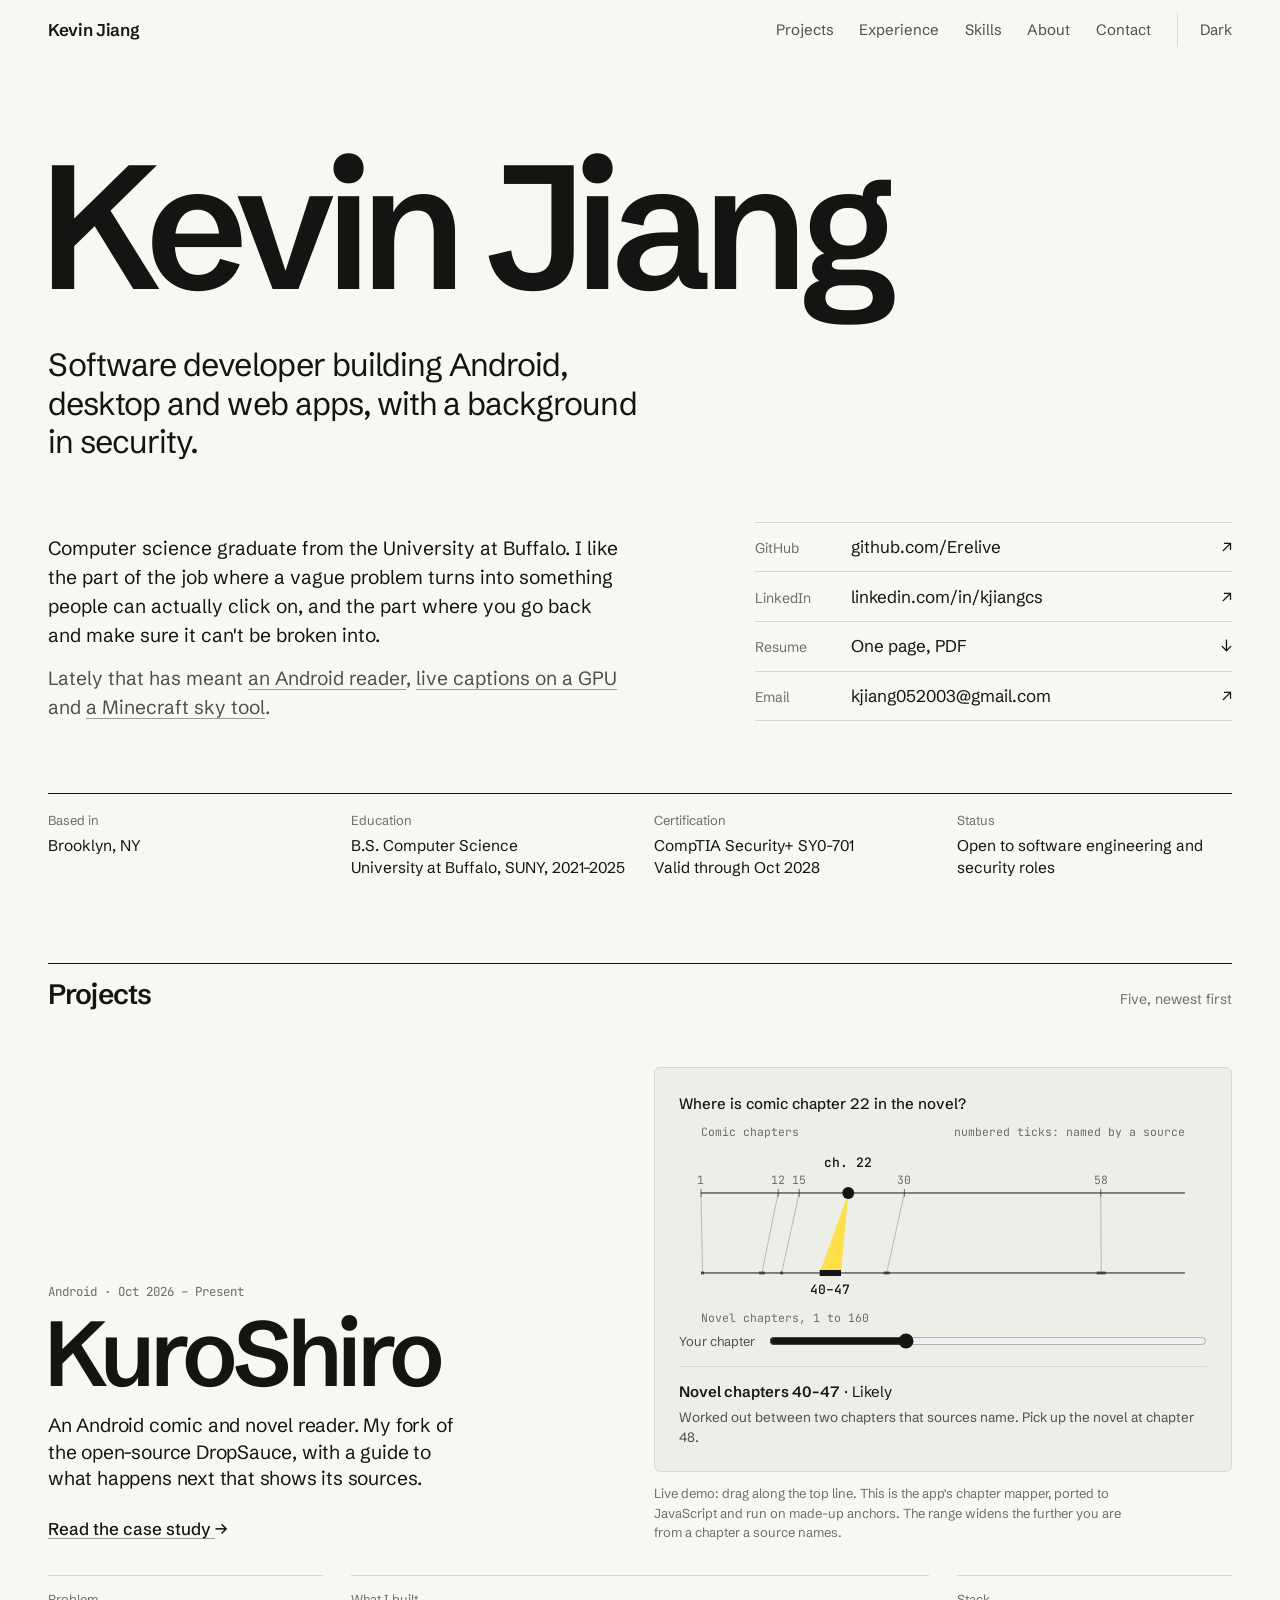
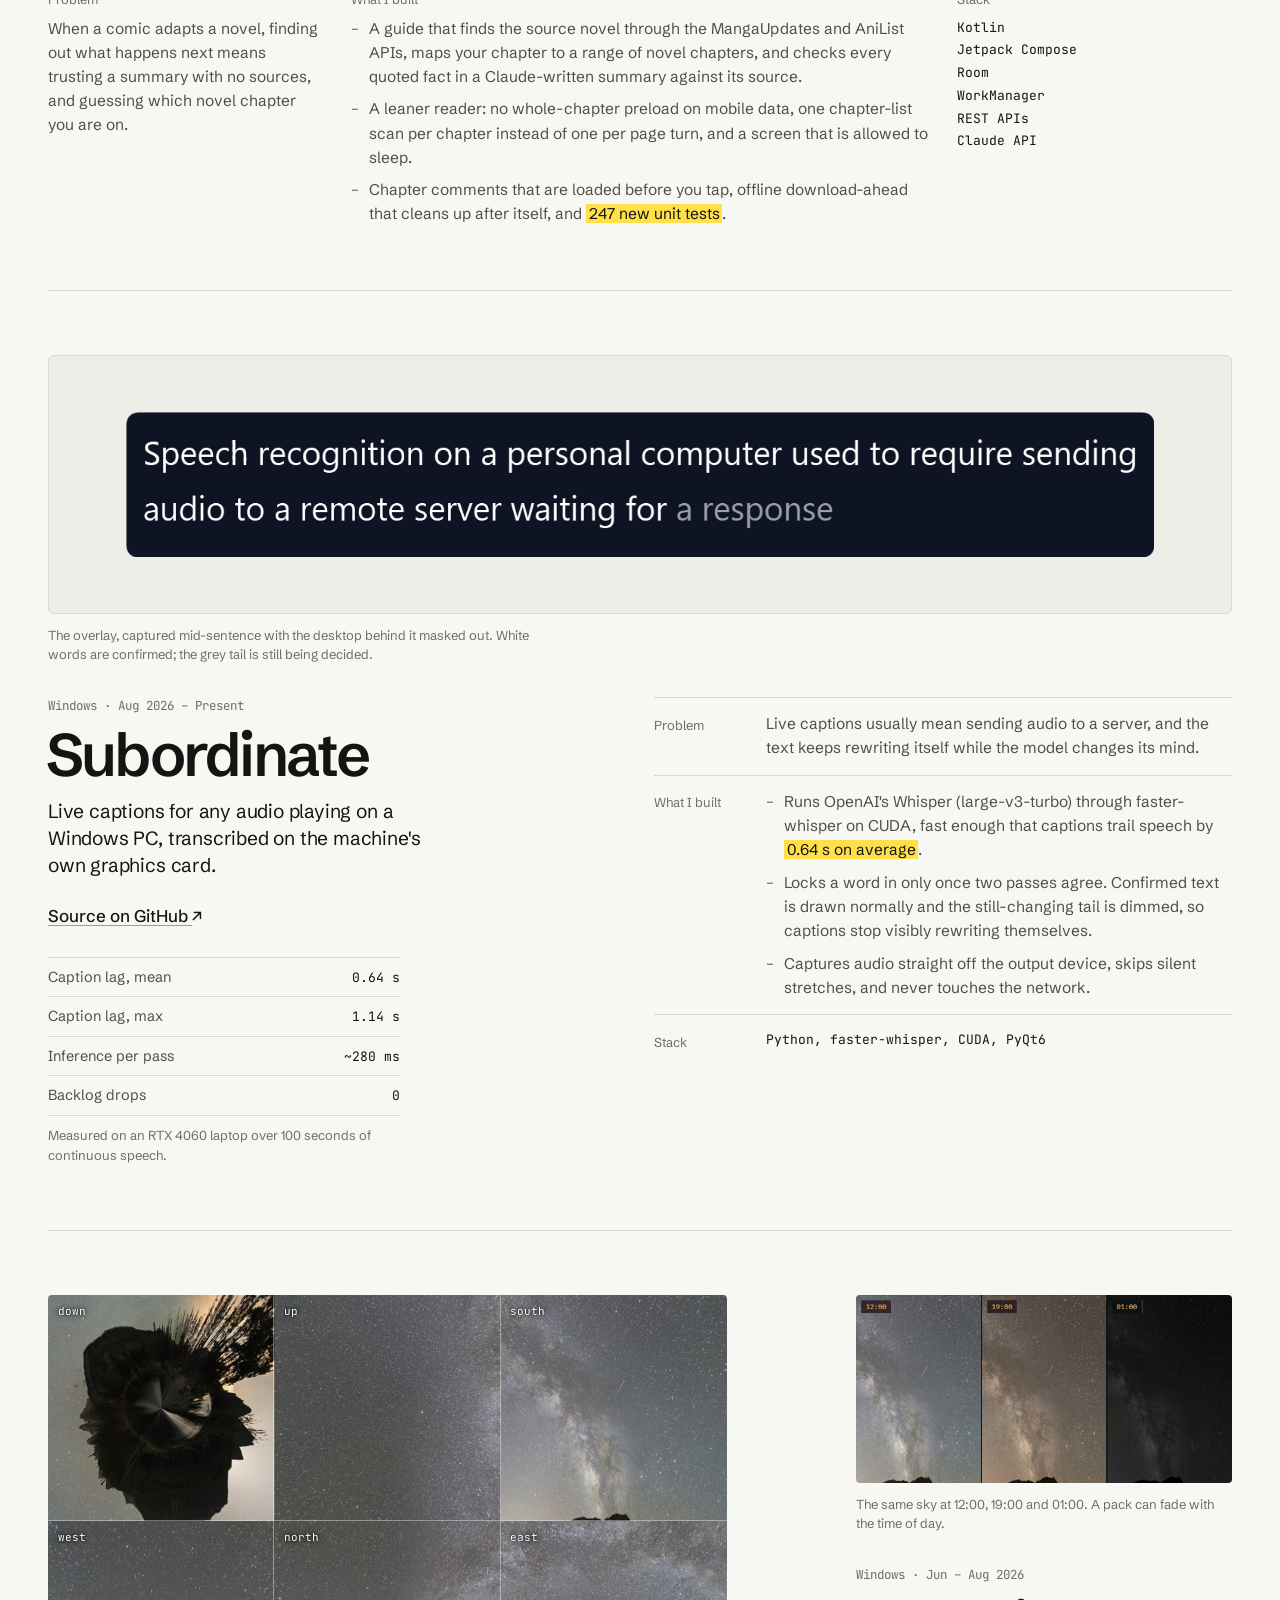
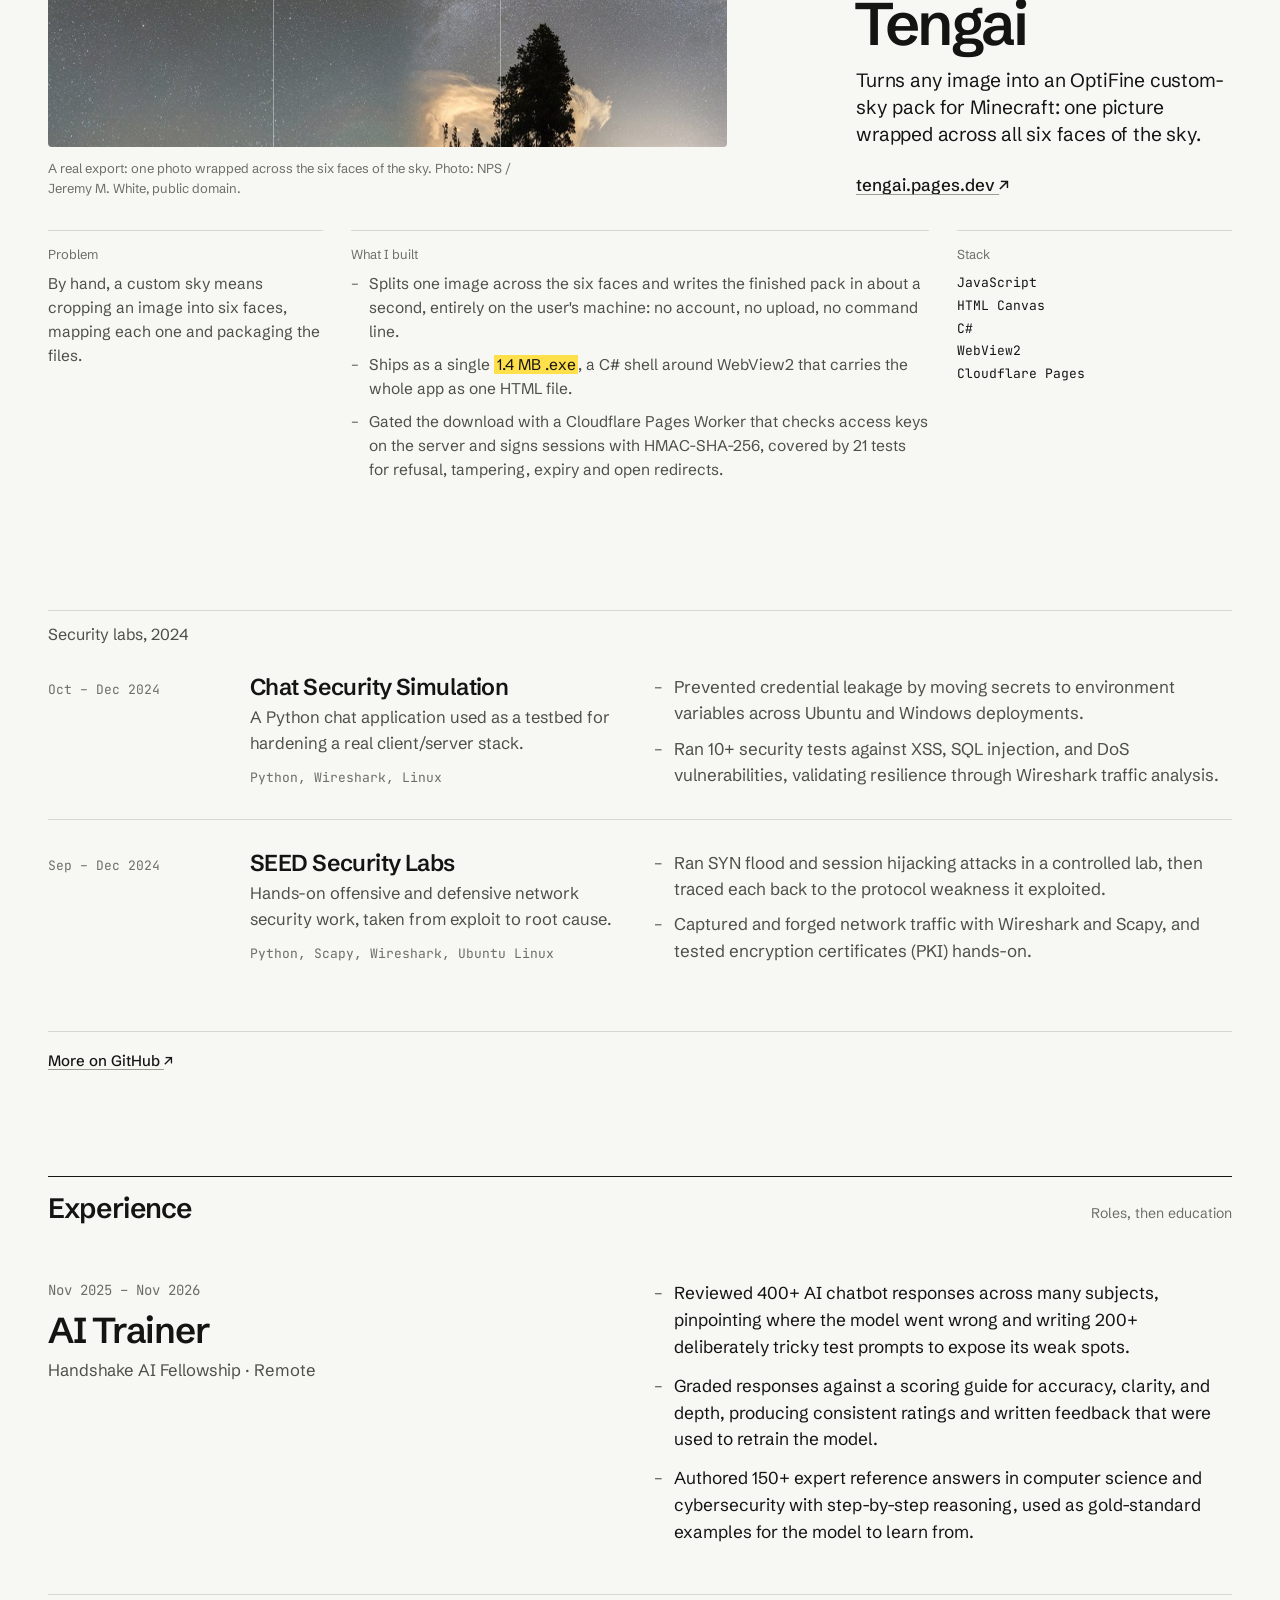
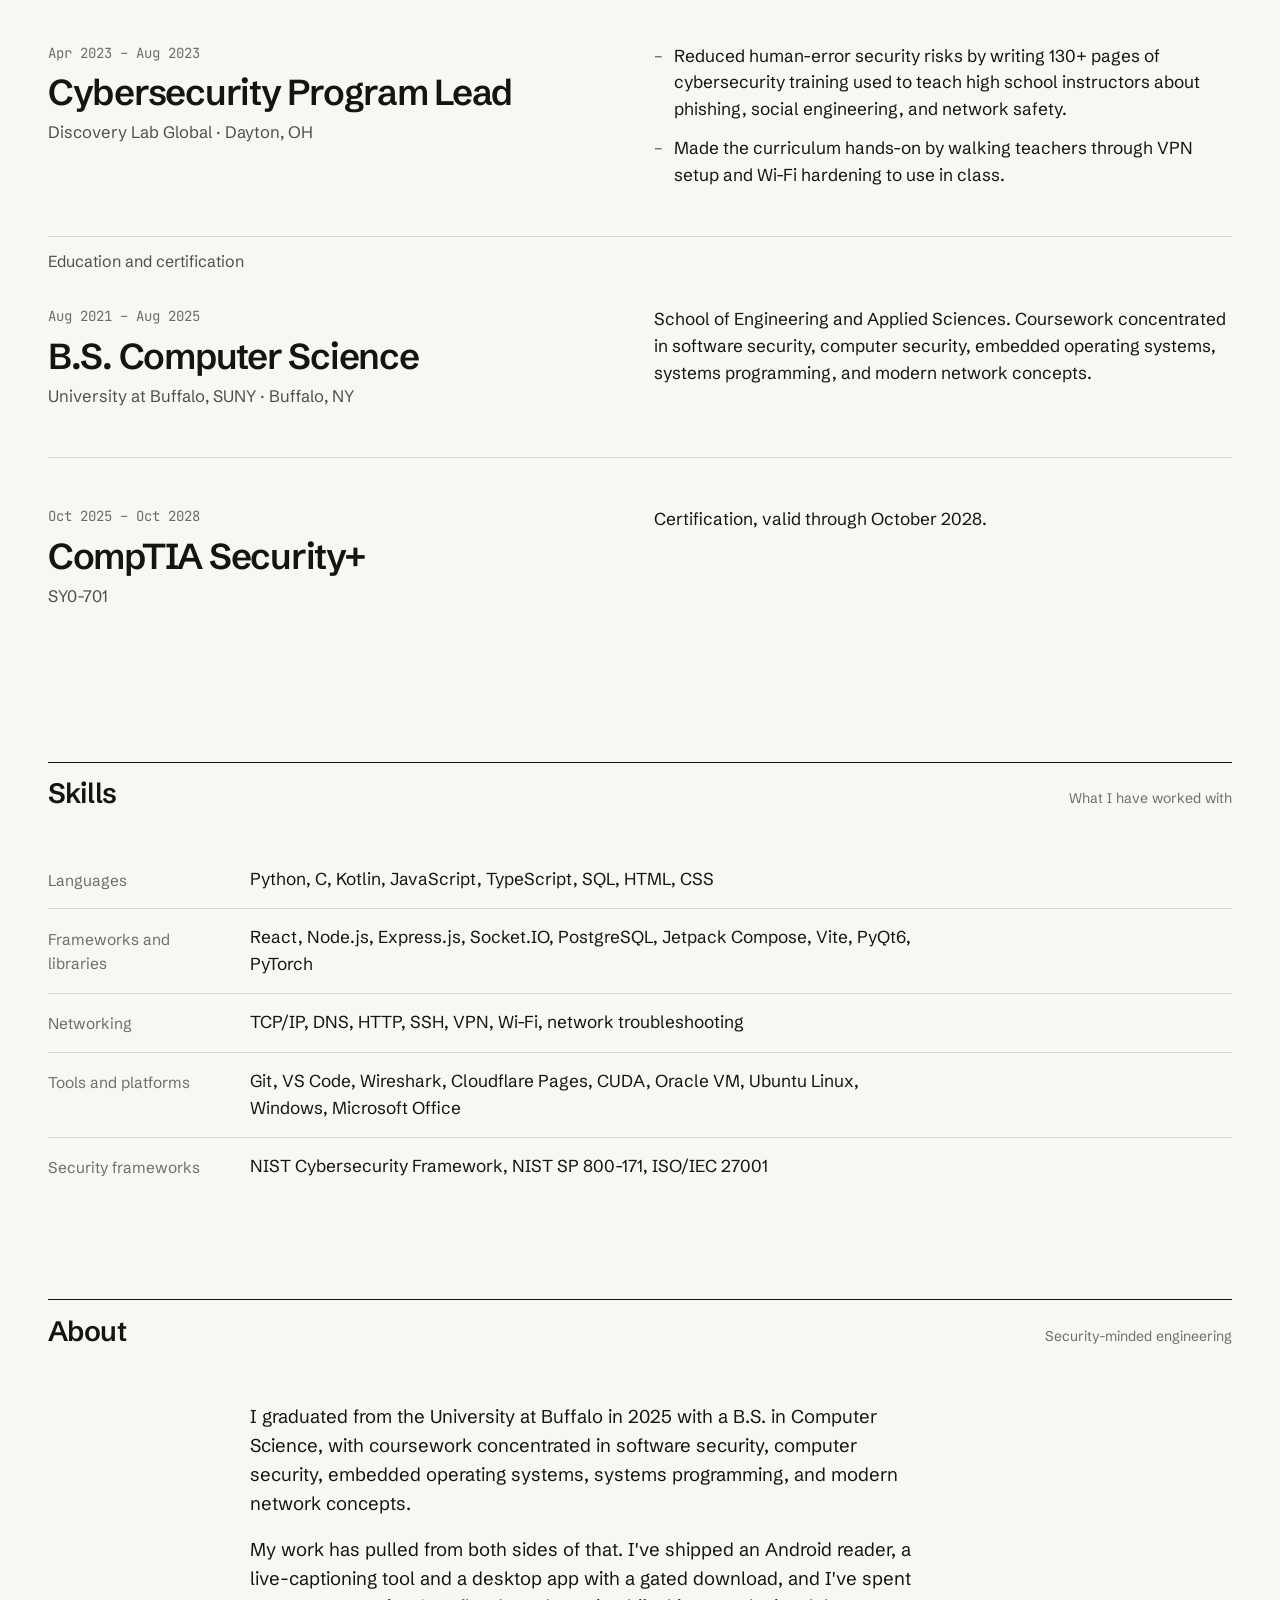
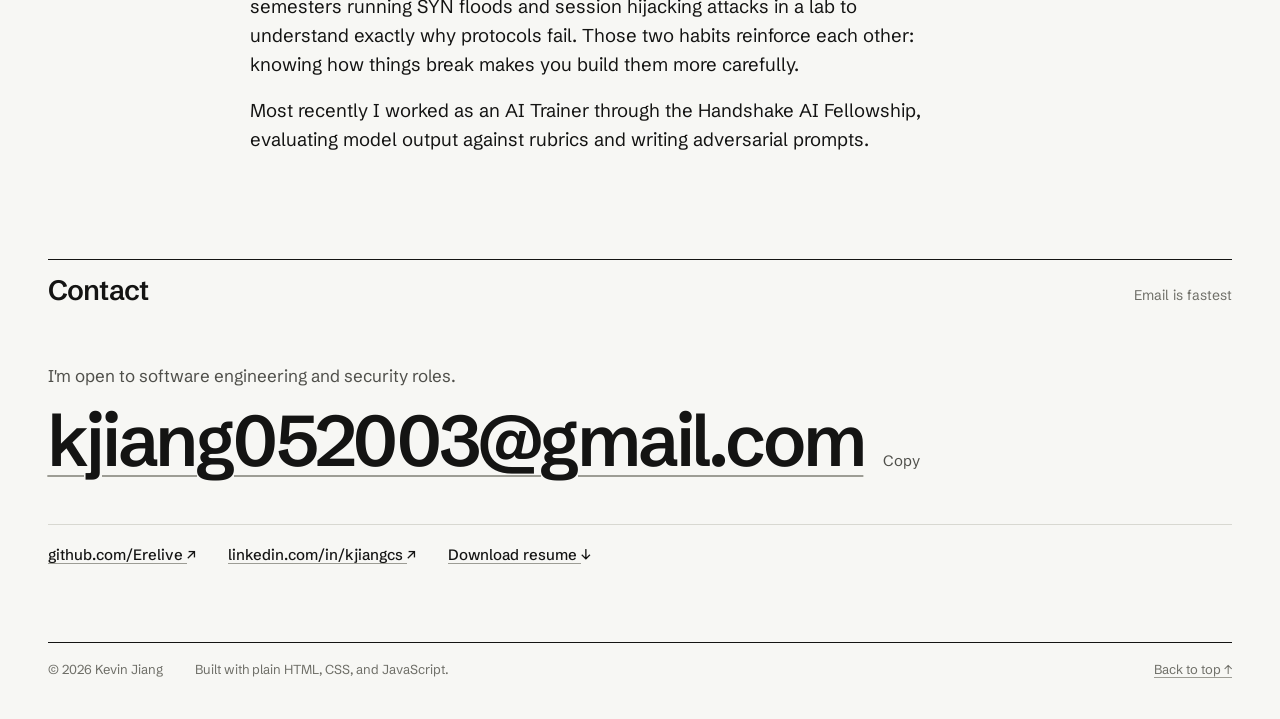
<file: index.html>
<!DOCTYPE html>
<html lang="en">

<head>
    <meta charset="UTF-8">
    <meta name="viewport" content="width=device-width, initial-scale=1.0">
    <title>Kevin Jiang — Software Developer</title>
    <meta name="description" content="Kevin Jiang is a software developer and computer science graduate in Brooklyn, NY. Android, desktop and web projects, with a background in security. CompTIA Security+ certified.">
    <meta name="author" content="Kevin Jiang">

    <meta property="og:type" content="website">
    <meta property="og:title" content="Kevin Jiang — Software Developer">
    <meta property="og:description" content="Software developer building Android, desktop and web apps, with a background in security.">
    <meta property="og:url" content="https://erelive.github.io/">
    <meta property="og:image" content="https://erelive.github.io/assets/og.png">
    <meta property="og:image:width" content="1200">
    <meta property="og:image:height" content="630">
    <meta property="og:image:alt" content="Kevin Jiang. Software developer building Android, desktop and web apps, with a background in security.">
    <meta name="twitter:card" content="summary_large_image">

    <link rel="canonical" href="https://erelive.github.io/">
    <meta name="theme-color" content="#f7f7f4" media="(prefers-color-scheme: light)">
    <meta name="theme-color" content="#0f0f0e" media="(prefers-color-scheme: dark)">
    <link rel="icon" href="data:image/svg+xml,<svg xmlns='http://www.w3.org/2000/svg' viewBox='0 0 100 100'><rect width='100' height='100' fill='%23141413'/><rect x='18' y='70' width='64' height='11' fill='%23ffe04a'/><text x='50' y='66' font-size='62' font-family='Arial,Helvetica,sans-serif' font-weight='700' fill='%23f7f7f4' text-anchor='middle'>K</text></svg>">

    <link rel="preconnect" href="https://fonts.googleapis.com">
    <link rel="preconnect" href="https://fonts.gstatic.com" crossorigin>
    <link href="https://fonts.googleapis.com/css2?family=JetBrains+Mono:wght@400;500&family=Schibsted+Grotesk:wght@400..700&display=swap" rel="stylesheet">
    <link rel="stylesheet" href="style.css?v=6">

    <script>
        (function () {
            var root = document.documentElement;
            root.className += ' js';
            try {
                var saved = localStorage.getItem('theme');
                if (saved === 'light' || saved === 'dark') {
                    root.setAttribute('data-theme', saved);
                }
            } catch (err) { }
        })();
    </script>
</head>

<body>
    <a class="skip-link" href="#main">Skip to content</a>

    <header class="site-header" id="siteHeader">
        <div class="wrap header-inner">
            <a class="wordmark" href="#top">Kevin Jiang</a>

            <nav class="nav" id="primaryNav" aria-label="Primary">
                <a href="#projects">Projects</a>
                <a href="#experience">Experience</a>
                <a href="#skills">Skills</a>
                <a href="#about">About</a>
                <a href="#contact">Contact</a>
            </nav>

            <div class="header-tools">
                <button class="text-btn theme-toggle" id="themeToggle" type="button">Theme</button>
                <button class="text-btn nav-toggle" id="navToggle" type="button" aria-expanded="false" aria-controls="primaryNav">Menu</button>
            </div>
        </div>
    </header>

    <main id="main">
        <section class="hero" id="top">
            <div class="wrap">
                <h1 class="hero-title"><span>Kevin Jiang</span></h1>
                <p class="hero-lede">Software developer building Android, desktop and web apps, with a background in security.</p>

                <div class="hero-grid">
                    <div class="hero-intro">
                        <p>
                            Computer science graduate from the University at Buffalo. I like the part of
                            the job where a vague problem turns into something people can actually click
                            on, and the part where you go back and make sure it can't be broken into.
                        </p>
                        <p>
                            Lately that has meant <a href="#kuroshiro">an Android reader</a>,
                            <a href="#subordinate">live captions on a GPU</a> and
                            <a href="#tengai">a Minecraft sky tool</a>.
                        </p>
                    </div>

                    <ul class="hero-links">
                        <li>
                            <a href="https://github.com/Erelive" target="_blank" rel="noopener noreferrer">
                                <span class="k">GitHub</span>
                                <span class="v">github.com/Erelive</span>
                                <span class="arrow" aria-hidden="true">&nearr;</span>
                            </a>
                        </li>
                        <li>
                            <a href="https://linkedin.com/in/kjiangcs" target="_blank" rel="noopener noreferrer">
                                <span class="k">LinkedIn</span>
                                <span class="v">linkedin.com/in/kjiangcs</span>
                                <span class="arrow" aria-hidden="true">&nearr;</span>
                            </a>
                        </li>
                        <li>
                            <a href="Kevin_Jiang_Resume.pdf" download>
                                <span class="k">Resume</span>
                                <span class="v">One page, PDF</span>
                                <span class="arrow" aria-hidden="true">&darr;</span>
                            </a>
                        </li>
                        <li>
                            <a href="mailto:kjiang052003@gmail.com">
                                <span class="k">Email</span>
                                <span class="v">kjiang052003@gmail.com</span>
                                <span class="arrow" aria-hidden="true">&nearr;</span>
                            </a>
                        </li>
                    </ul>
                </div>

                <dl class="facts">
                    <div>
                        <dt>Based in</dt>
                        <dd>Brooklyn, NY</dd>
                    </div>
                    <div>
                        <dt>Education</dt>
                        <dd>B.S. Computer Science<br>University at Buffalo, SUNY, 2021&ndash;2025</dd>
                    </div>
                    <div>
                        <dt>Certification</dt>
                        <dd>CompTIA Security+ SY0-701<br>Valid through Oct 2028</dd>
                    </div>
                    <div>
                        <dt>Status</dt>
                        <dd>Open to software engineering and security roles</dd>
                    </div>
                </dl>
            </div>
        </section>

        <section class="section" id="projects">
            <div class="wrap">
                <header class="section-head">
                    <h2>Projects</h2>
                    <p>Five, newest first</p>
                </header>

                <article class="feature feature--lead" id="kuroshiro">
                    <div class="feature-head" data-reveal>
                        <p class="meta">Android &middot; Oct 2026 &ndash; Present</p>
                        <h3 class="feature-title"><a href="kuroshiro/">KuroShiro</a></h3>
                        <p class="feature-lede">
                            An Android comic and novel reader. My fork of the open-source
                            DropSauce, with a guide to what happens next that shows its sources.
                        </p>
                        <p class="feature-links">
                            <a class="go" href="kuroshiro/">Read the case study <span aria-hidden="true">&rarr;</span></a>
                        </p>
                    </div>

                    <figure class="feature-figure figure" data-reveal>
                        <div class="frame mapper" data-mapper>
                            <p class="mapper-q">Where is comic chapter <output data-mapper-comic>22</output> in the novel?</p>
                            <div class="mapper-live">
                                <div data-mapper-stage></div>
                                <label class="mapper-control">
                                    <span>Your chapter</span>
                                    <input type="range" min="1" max="70" step="1" value="22" data-mapper-input>
                                </label>
                                <p class="mapper-result" aria-live="polite">
                                    <strong data-mapper-range>Novel chapters 40&ndash;47</strong>
                                    &middot; <span data-mapper-confidence>Likely</span>
                                    <small data-mapper-basis>Worked out between two chapters that sources name. Pick up the novel at chapter 48.</small>
                                </p>
                            </div>
                            <p class="mapper-static">
                                With comic chapters 15 and 30 named by sources, chapter 22 lands on
                                novel chapters 40&ndash;47, marked Likely. The live version of this
                                figure needs JavaScript.
                            </p>
                        </div>
                        <figcaption>
                            Live demo: drag along the top line. This is the app's chapter mapper,
                            ported to JavaScript and run on made-up anchors. The range widens the
                            further you are from a chapter a source names.
                        </figcaption>
                    </figure>

                    <dl class="notes" data-reveal>
                        <div>
                            <dt>Problem</dt>
                            <dd>
                                When a comic adapts a novel, finding out what happens next means
                                trusting a summary with no sources, and guessing which novel
                                chapter you are on.
                            </dd>
                        </div>
                        <div>
                            <dt>What I built</dt>
                            <dd>
                                <ul class="dashes">
                                    <li>A guide that finds the source novel through the MangaUpdates and AniList APIs, maps your chapter to a range of novel chapters, and checks every quoted fact in a Claude-written summary against its source.</li>
                                    <li>A leaner reader: no whole-chapter preload on mobile data, one chapter-list scan per chapter instead of one per page turn, and a screen that is allowed to sleep.</li>
                                    <li>Chapter comments that are loaded before you tap, offline download-ahead that cleans up after itself, and <mark>247 new unit tests</mark>.</li>
                                </ul>
                            </dd>
                        </div>
                        <div>
                            <dt>Stack</dt>
                            <dd>
                                <ul class="stack-list">
                                    <li>Kotlin</li>
                                    <li>Jetpack Compose</li>
                                    <li>Room</li>
                                    <li>WorkManager</li>
                                    <li>REST APIs</li>
                                    <li>Claude API</li>
                                </ul>
                            </dd>
                        </div>
                    </dl>
                </article>

                <article class="feature feature--wide" id="subordinate">
                    <figure class="feature-figure figure" data-reveal>
                        <div class="frame capture">
                            <img src="assets/subordinate-overlay.png" width="1360" height="191" loading="lazy" alt="The caption overlay showing the sentence: Speech recognition on a personal computer used to require sending audio to a remote server waiting for a response. The last two words are dimmed.">
                        </div>
                        <figcaption>
                            The overlay, captured mid-sentence with the desktop behind it masked out.
                            White words are confirmed; the grey tail is still being decided.
                            <span class="scroll-hint">Scroll it sideways to read the whole line.</span>
                        </figcaption>
                    </figure>

                    <div class="feature-head" data-reveal>
                        <p class="meta">Windows &middot; Aug 2026 &ndash; Present</p>
                        <h3 class="feature-title"><a href="https://github.com/Erelive/Subordinate" target="_blank" rel="noopener noreferrer">Subordinate</a></h3>
                        <p class="feature-lede">
                            Live captions for any audio playing on a Windows PC, transcribed
                            on the machine's own graphics card.
                        </p>
                        <p class="feature-links">
                            <a class="go" href="https://github.com/Erelive/Subordinate" target="_blank" rel="noopener noreferrer">Source on GitHub <span aria-hidden="true">&nearr;</span></a>
                        </p>

                        <dl class="measures">
                            <div>
                                <dt>Caption lag, mean</dt>
                                <dd>0.64 s</dd>
                            </div>
                            <div>
                                <dt>Caption lag, max</dt>
                                <dd>1.14 s</dd>
                            </div>
                            <div>
                                <dt>Inference per pass</dt>
                                <dd>~280 ms</dd>
                            </div>
                            <div>
                                <dt>Backlog drops</dt>
                                <dd>0</dd>
                            </div>
                        </dl>
                        <p class="measures-note">Measured on an RTX 4060 laptop over 100 seconds of continuous speech.</p>
                    </div>

                    <dl class="notes" data-reveal>
                        <div>
                            <dt>Problem</dt>
                            <dd>
                                Live captions usually mean sending audio to a server, and the
                                text keeps rewriting itself while the model changes its mind.
                            </dd>
                        </div>
                        <div>
                            <dt>What I built</dt>
                            <dd>
                                <ul class="dashes">
                                    <li>Runs OpenAI's Whisper (large-v3-turbo) through faster-whisper on CUDA, fast enough that captions trail speech by <mark>0.64 s on average</mark>.</li>
                                    <li>Locks a word in only once two passes agree. Confirmed text is drawn normally and the still-changing tail is dimmed, so captions stop visibly rewriting themselves.</li>
                                    <li>Captures audio straight off the output device, skips silent stretches, and never touches the network.</li>
                                </ul>
                            </dd>
                        </div>
                        <div>
                            <dt>Stack</dt>
                            <dd>
                                <ul class="stack-list">
                                    <li>Python</li>
                                    <li>faster-whisper</li>
                                    <li>CUDA</li>
                                    <li>PyQt6</li>
                                </ul>
                            </dd>
                        </div>
                    </dl>
                </article>

                <article class="feature feature--flip" id="tengai">
                    <div class="feature-head" data-reveal>
                        <p class="meta">Windows &middot; Jun &ndash; Aug 2026</p>
                        <h3 class="feature-title"><a href="https://tengai.pages.dev/" target="_blank" rel="noopener noreferrer">Tengai</a></h3>
                        <p class="feature-lede">
                            Turns any image into an OptiFine custom-sky pack for Minecraft:
                            one picture wrapped across all six faces of the sky.
                        </p>
                        <p class="feature-links">
                            <a class="go" href="https://tengai.pages.dev/" target="_blank" rel="noopener noreferrer">tengai.pages.dev <span aria-hidden="true">&nearr;</span></a>
                        </p>
                    </div>

                    <figure class="feature-aside figure" data-reveal>
                        <img src="assets/tengai-time.jpg" width="640" height="320" loading="lazy" alt="The same strip of night sky rendered three times, labelled 12:00, 19:00 and 01:00, each darker than the last.">
                        <figcaption>The same sky at 12:00, 19:00 and 01:00. A pack can fade with the time of day.</figcaption>
                    </figure>

                    <figure class="feature-figure figure" data-reveal>
                        <div class="atlas">
                            <img src="assets/tengai-atlas.jpg" width="1200" height="800" loading="lazy" alt="A night-sky photograph split into six square faces arranged in a three-by-two grid.">
                            <ul class="atlas-faces" aria-hidden="true">
                                <li>down</li>
                                <li>up</li>
                                <li>south</li>
                                <li>west</li>
                                <li>north</li>
                                <li>east</li>
                            </ul>
                        </div>
                        <figcaption>
                            A real export: one photo wrapped across the six faces of the sky.
                            Photo: NPS / Jeremy M. White, public domain.
                        </figcaption>
                    </figure>

                    <dl class="notes" data-reveal>
                        <div>
                            <dt>Problem</dt>
                            <dd>
                                By hand, a custom sky means cropping an image into six faces,
                                mapping each one and packaging the files.
                            </dd>
                        </div>
                        <div>
                            <dt>What I built</dt>
                            <dd>
                                <ul class="dashes">
                                    <li>Splits one image across the six faces and writes the finished pack in about a second, entirely on the user's machine: no account, no upload, no command line.</li>
                                    <li>Ships as a single <mark>1.4 MB .exe</mark>, a C# shell around WebView2 that carries the whole app as one HTML file.</li>
                                    <li>Gated the download with a Cloudflare Pages Worker that checks access keys on the server and signs sessions with HMAC-SHA-256, covered by 21 tests for refusal, tampering, expiry and open redirects.</li>
                                </ul>
                            </dd>
                        </div>
                        <div>
                            <dt>Stack</dt>
                            <dd>
                                <ul class="stack-list">
                                    <li>JavaScript</li>
                                    <li>HTML Canvas</li>
                                    <li>C#</li>
                                    <li>WebView2</li>
                                    <li>Cloudflare Pages</li>
                                </ul>
                            </dd>
                        </div>
                    </dl>
                </article>

                <h3 class="subhead">Security labs, 2024</h3>

                <article class="row" data-reveal>
                    <p class="row-when meta">Oct &ndash; Dec 2024</p>
                    <div class="row-what">
                        <h4>Chat Security Simulation</h4>
                        <p>A Python chat application used as a testbed for hardening a real client/server stack.</p>
                        <p class="stack">Python, Wireshark, Linux</p>
                    </div>
                    <ul class="row-detail dashes">
                        <li>Prevented credential leakage by moving secrets to environment variables across Ubuntu and Windows deployments.</li>
                        <li>Ran 10+ security tests against XSS, SQL injection, and DoS vulnerabilities, validating resilience through Wireshark traffic analysis.</li>
                    </ul>
                </article>

                <article class="row" data-reveal>
                    <p class="row-when meta">Sep &ndash; Dec 2024</p>
                    <div class="row-what">
                        <h4>SEED Security Labs</h4>
                        <p>Hands-on offensive and defensive network security work, taken from exploit to root cause.</p>
                        <p class="stack">Python, Scapy, Wireshark, Ubuntu Linux</p>
                    </div>
                    <ul class="row-detail dashes">
                        <li>Ran SYN flood and session hijacking attacks in a controlled lab, then traced each back to the protocol weakness it exploited.</li>
                        <li>Captured and forged network traffic with Wireshark and Scapy, and tested encryption certificates (PKI) hands-on.</li>
                    </ul>
                </article>

                <p class="more">
                    <a class="go" href="https://github.com/Erelive" target="_blank" rel="noopener noreferrer">More on GitHub <span aria-hidden="true">&nearr;</span></a>
                </p>
            </div>
        </section>

        <section class="section" id="experience">
            <div class="wrap">
                <header class="section-head">
                    <h2>Experience</h2>
                    <p>Roles, then education</p>
                </header>

                <div class="rows rows--lg">
                    <article class="row" data-reveal>
                        <p class="row-when meta">Nov 2025 &ndash; Nov 2026</p>
                        <div class="row-what">
                            <h3>AI Trainer</h3>
                            <p>Handshake AI Fellowship &middot; Remote</p>
                        </div>
                        <ul class="row-detail dashes">
                            <li>Reviewed 400+ AI chatbot responses across many subjects, pinpointing where the model went wrong and writing 200+ deliberately tricky test prompts to expose its weak spots.</li>
                            <li>Graded responses against a scoring guide for accuracy, clarity, and depth, producing consistent ratings and written feedback that were used to retrain the model.</li>
                            <li>Authored 150+ expert reference answers in computer science and cybersecurity with step-by-step reasoning, used as gold-standard examples for the model to learn from.</li>
                        </ul>
                    </article>

                    <article class="row" data-reveal>
                        <p class="row-when meta">Apr 2023 &ndash; Aug 2023</p>
                        <div class="row-what">
                            <h3>Cybersecurity Program Lead</h3>
                            <p>Discovery Lab Global &middot; Dayton, OH</p>
                        </div>
                        <ul class="row-detail dashes">
                            <li>Reduced human-error security risks by writing 130+ pages of cybersecurity training used to teach high school instructors about phishing, social engineering, and network safety.</li>
                            <li>Made the curriculum hands-on by walking teachers through VPN setup and Wi-Fi hardening to use in class.</li>
                        </ul>
                    </article>
                </div>

                <h3 class="subhead">Education and certification</h3>

                <div class="rows rows--lg">
                    <article class="row" data-reveal>
                        <p class="row-when meta">Aug 2021 &ndash; Aug 2025</p>
                        <div class="row-what">
                            <h4>B.S. Computer Science</h4>
                            <p>University at Buffalo, SUNY &middot; Buffalo, NY</p>
                        </div>
                        <p class="row-detail">
                            School of Engineering and Applied Sciences. Coursework concentrated in
                            software security, computer security, embedded operating systems,
                            systems programming, and modern network concepts.
                        </p>
                    </article>

                    <article class="row" data-reveal>
                        <p class="row-when meta">Oct 2025 &ndash; Oct 2028</p>
                        <div class="row-what">
                            <h4>CompTIA Security+</h4>
                            <p>SY0-701</p>
                        </div>
                        <p class="row-detail">Certification, valid through October 2028.</p>
                    </article>
                </div>
            </div>
        </section>

        <section class="section" id="skills">
            <div class="wrap">
                <header class="section-head">
                    <h2>Skills</h2>
                    <p>What I have worked with</p>
                </header>

                <dl class="spec" data-reveal>
                    <div>
                        <dt>Languages</dt>
                        <dd>Python, C, Kotlin, JavaScript, TypeScript, SQL, HTML, CSS</dd>
                    </div>
                    <div>
                        <dt>Frameworks and libraries</dt>
                        <dd>React, Node.js, Express.js, Socket.IO, PostgreSQL, Jetpack Compose, Vite, PyQt6, PyTorch</dd>
                    </div>
                    <div>
                        <dt>Networking</dt>
                        <dd>TCP/IP, DNS, HTTP, SSH, VPN, Wi-Fi, network troubleshooting</dd>
                    </div>
                    <div>
                        <dt>Tools and platforms</dt>
                        <dd>Git, VS Code, Wireshark, Cloudflare Pages, CUDA, Oracle VM, Ubuntu Linux, Windows, Microsoft Office</dd>
                    </div>
                    <div>
                        <dt>Security frameworks</dt>
                        <dd>NIST Cybersecurity Framework, NIST SP 800-171, ISO/IEC 27001</dd>
                    </div>
                </dl>
            </div>
        </section>

        <section class="section" id="about">
            <div class="wrap">
                <header class="section-head">
                    <h2>About</h2>
                    <p>Security-minded engineering</p>
                </header>

                <div class="about">
                    <div class="about-body" data-reveal>
                        <p>
                            I graduated from the University at Buffalo in 2025 with a B.S. in Computer
                            Science, with coursework concentrated in software security, computer
                            security, embedded operating systems, systems programming, and modern
                            network concepts.
                        </p>
                        <p>
                            My work has pulled from both sides of that. I've shipped an Android
                            reader, a live-captioning tool and a desktop app with a gated download,
                            and I've spent semesters running SYN floods and session hijacking attacks
                            in a lab to understand exactly why protocols fail. Those two habits
                            reinforce each other: knowing how things break makes you build them more
                            carefully.
                        </p>
                        <p>
                            Most recently I worked as an AI Trainer through the Handshake AI
                            Fellowship, evaluating model output against rubrics and writing
                            adversarial prompts.
                        </p>
                    </div>
                </div>
            </div>
        </section>

        <section class="section" id="contact">
            <div class="wrap">
                <header class="section-head">
                    <h2>Contact</h2>
                    <p>Email is fastest</p>
                </header>

                <div data-reveal>
                    <p class="contact-line">I'm open to software engineering and security roles.</p>

                    <p class="contact-email">
                        <a href="mailto:kjiang052003@gmail.com">kjiang052003@gmail.com</a>
                        <button class="text-btn" type="button" data-copy="kjiang052003@gmail.com" hidden>Copy</button>
                    </p>

                    <ul class="contact-links">
                        <li><a class="go" href="https://github.com/Erelive" target="_blank" rel="noopener noreferrer">github.com/Erelive <span aria-hidden="true">&nearr;</span></a></li>
                        <li><a class="go" href="https://linkedin.com/in/kjiangcs" target="_blank" rel="noopener noreferrer">linkedin.com/in/kjiangcs <span aria-hidden="true">&nearr;</span></a></li>
                        <li><a class="go" href="Kevin_Jiang_Resume.pdf" download>Download resume <span aria-hidden="true">&darr;</span></a></li>
                    </ul>
                </div>
            </div>
        </section>
    </main>

    <footer class="site-footer">
        <div class="wrap">
            <div class="footer-inner">
                <p>&copy; <span id="year">2026</span> Kevin Jiang</p>
                <p>Built with plain HTML, CSS, and JavaScript.</p>
                <p><a href="#top">Back to top &uarr;</a></p>
            </div>
        </div>
    </footer>

    <script src="script.js?v=4"></script>
</body>

</html>
</file>
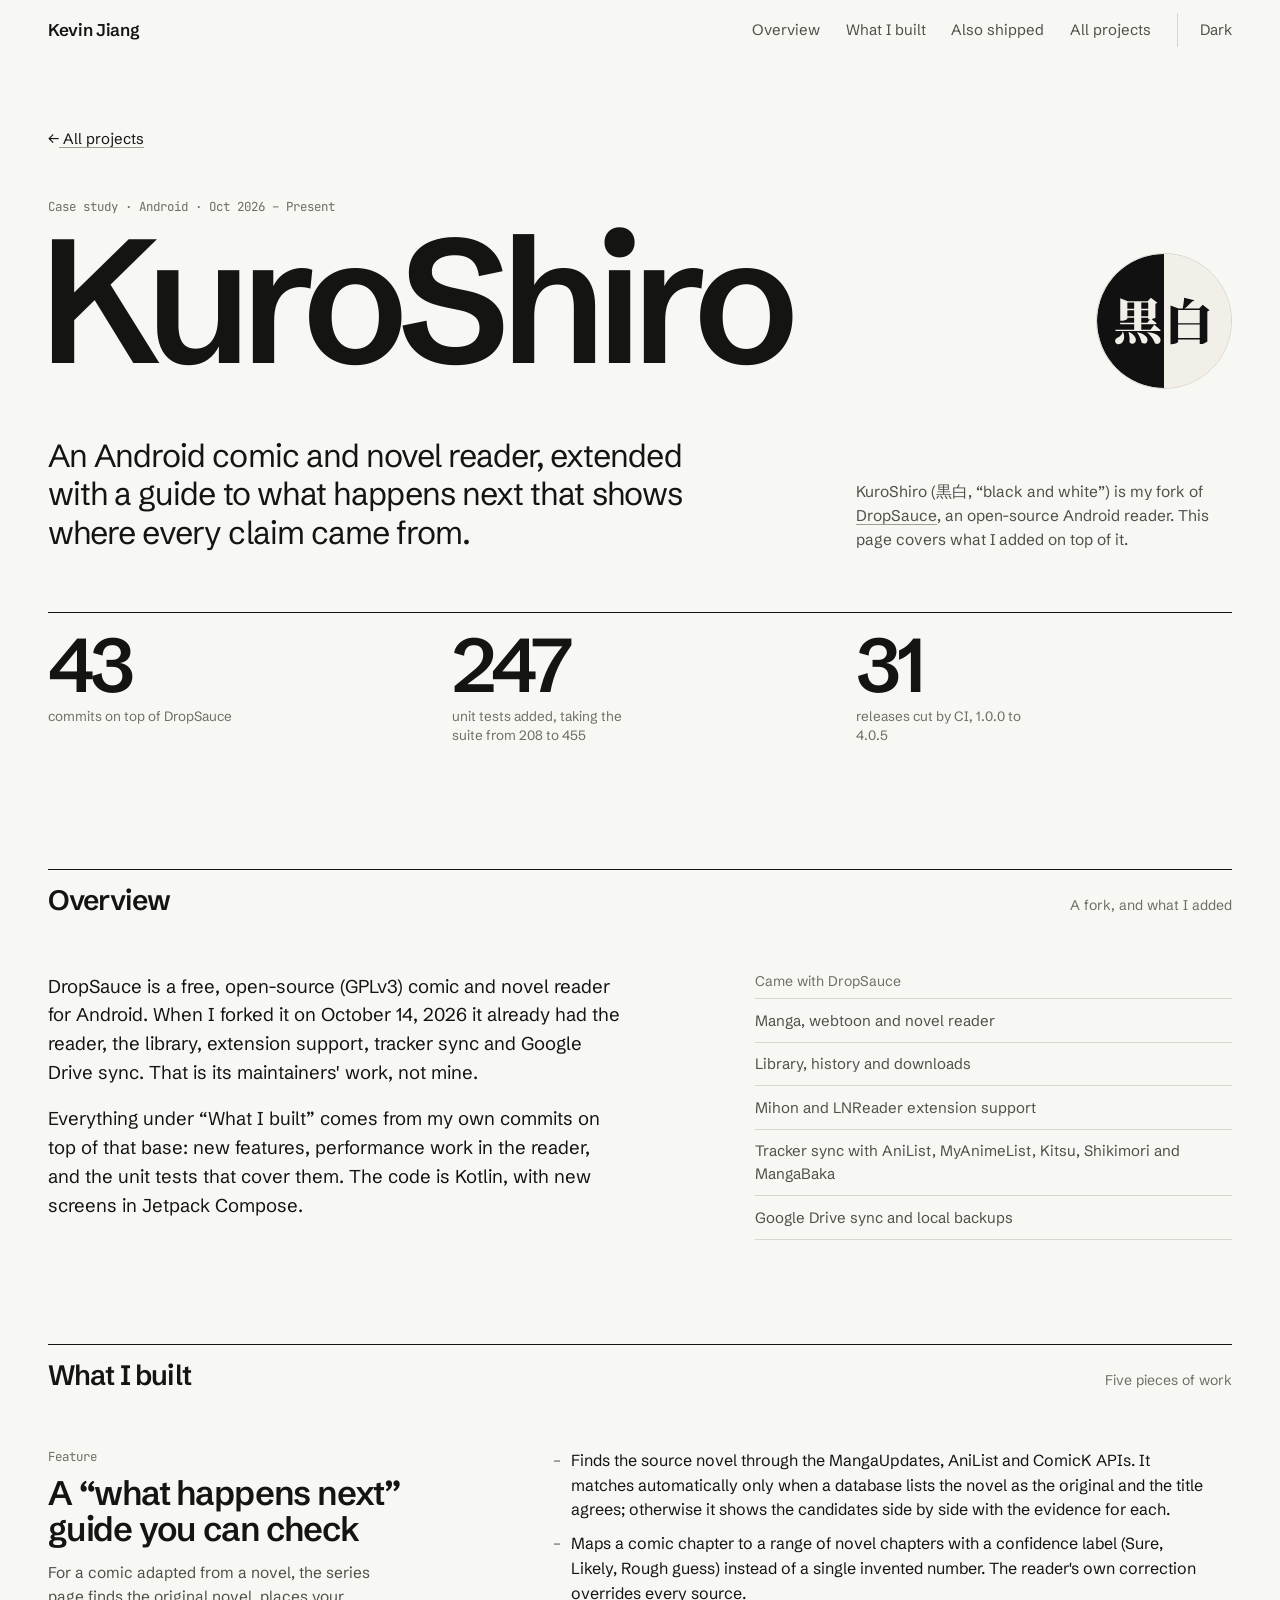
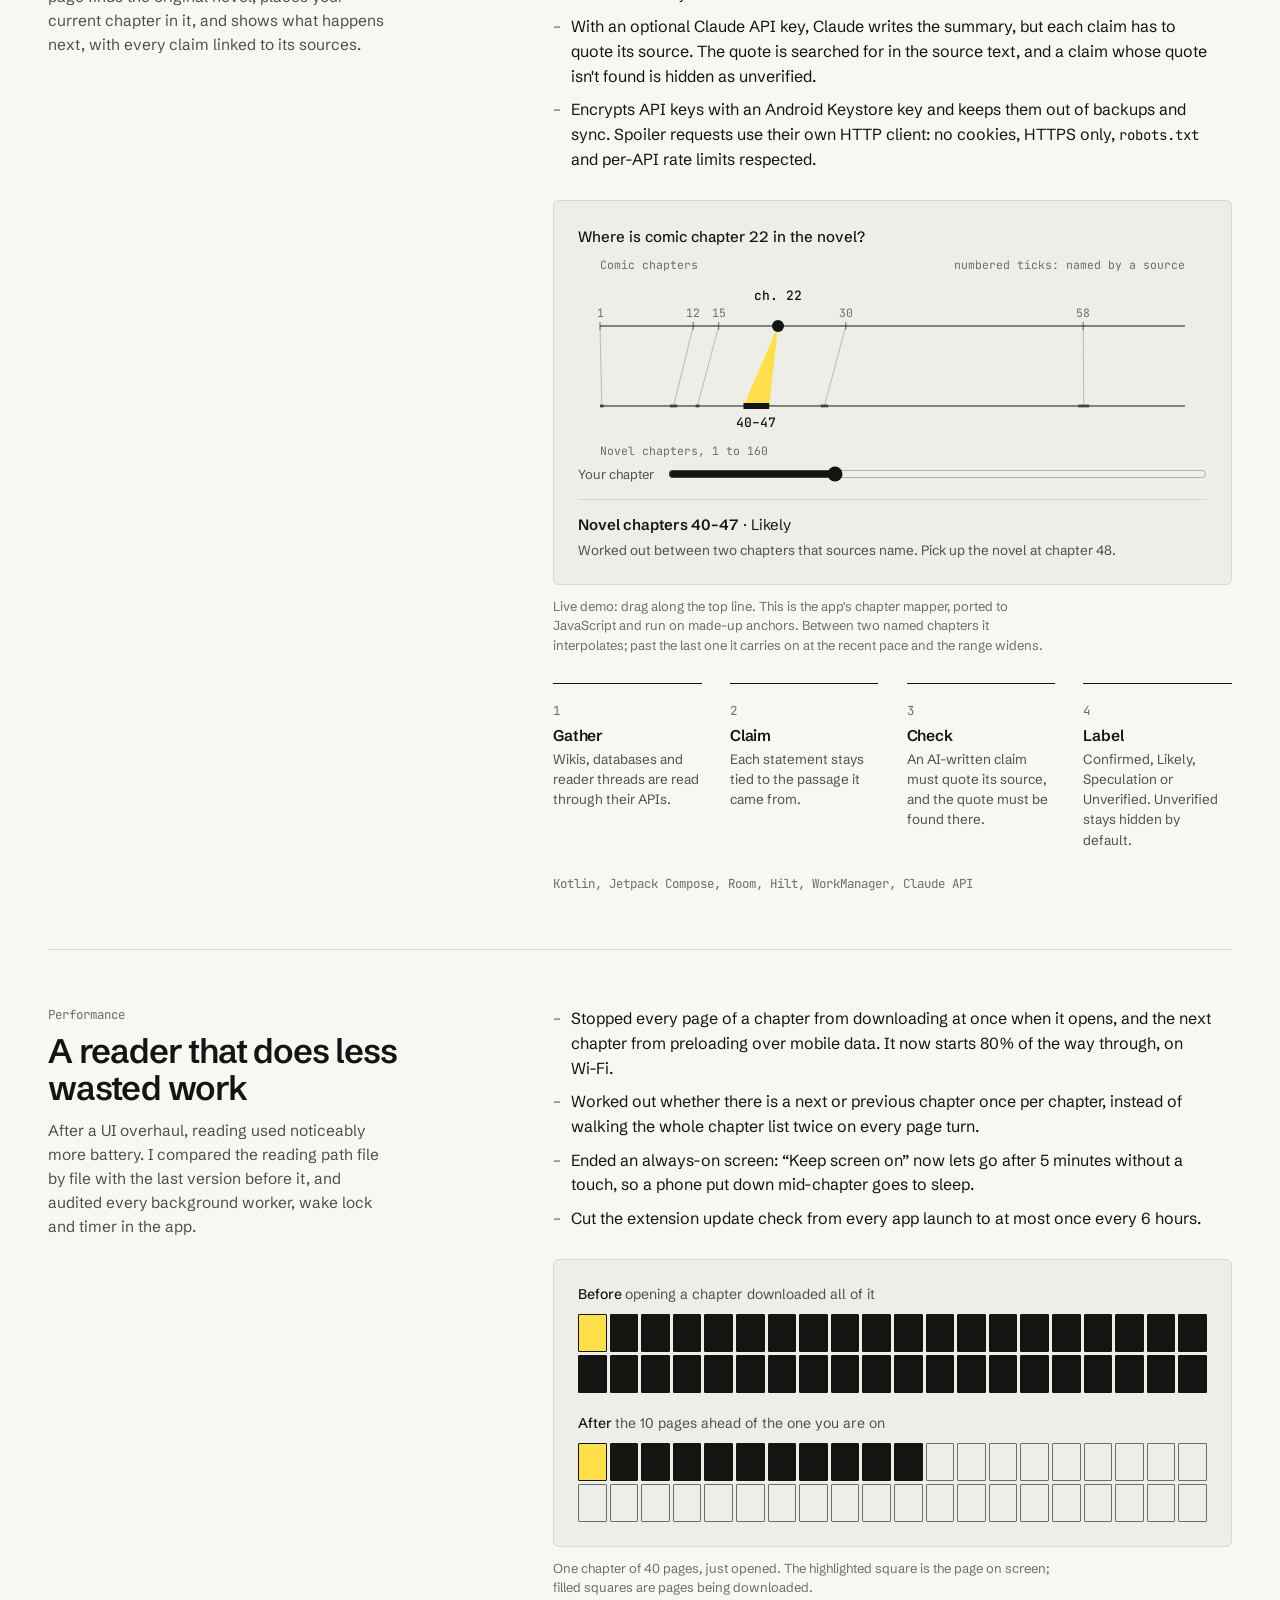
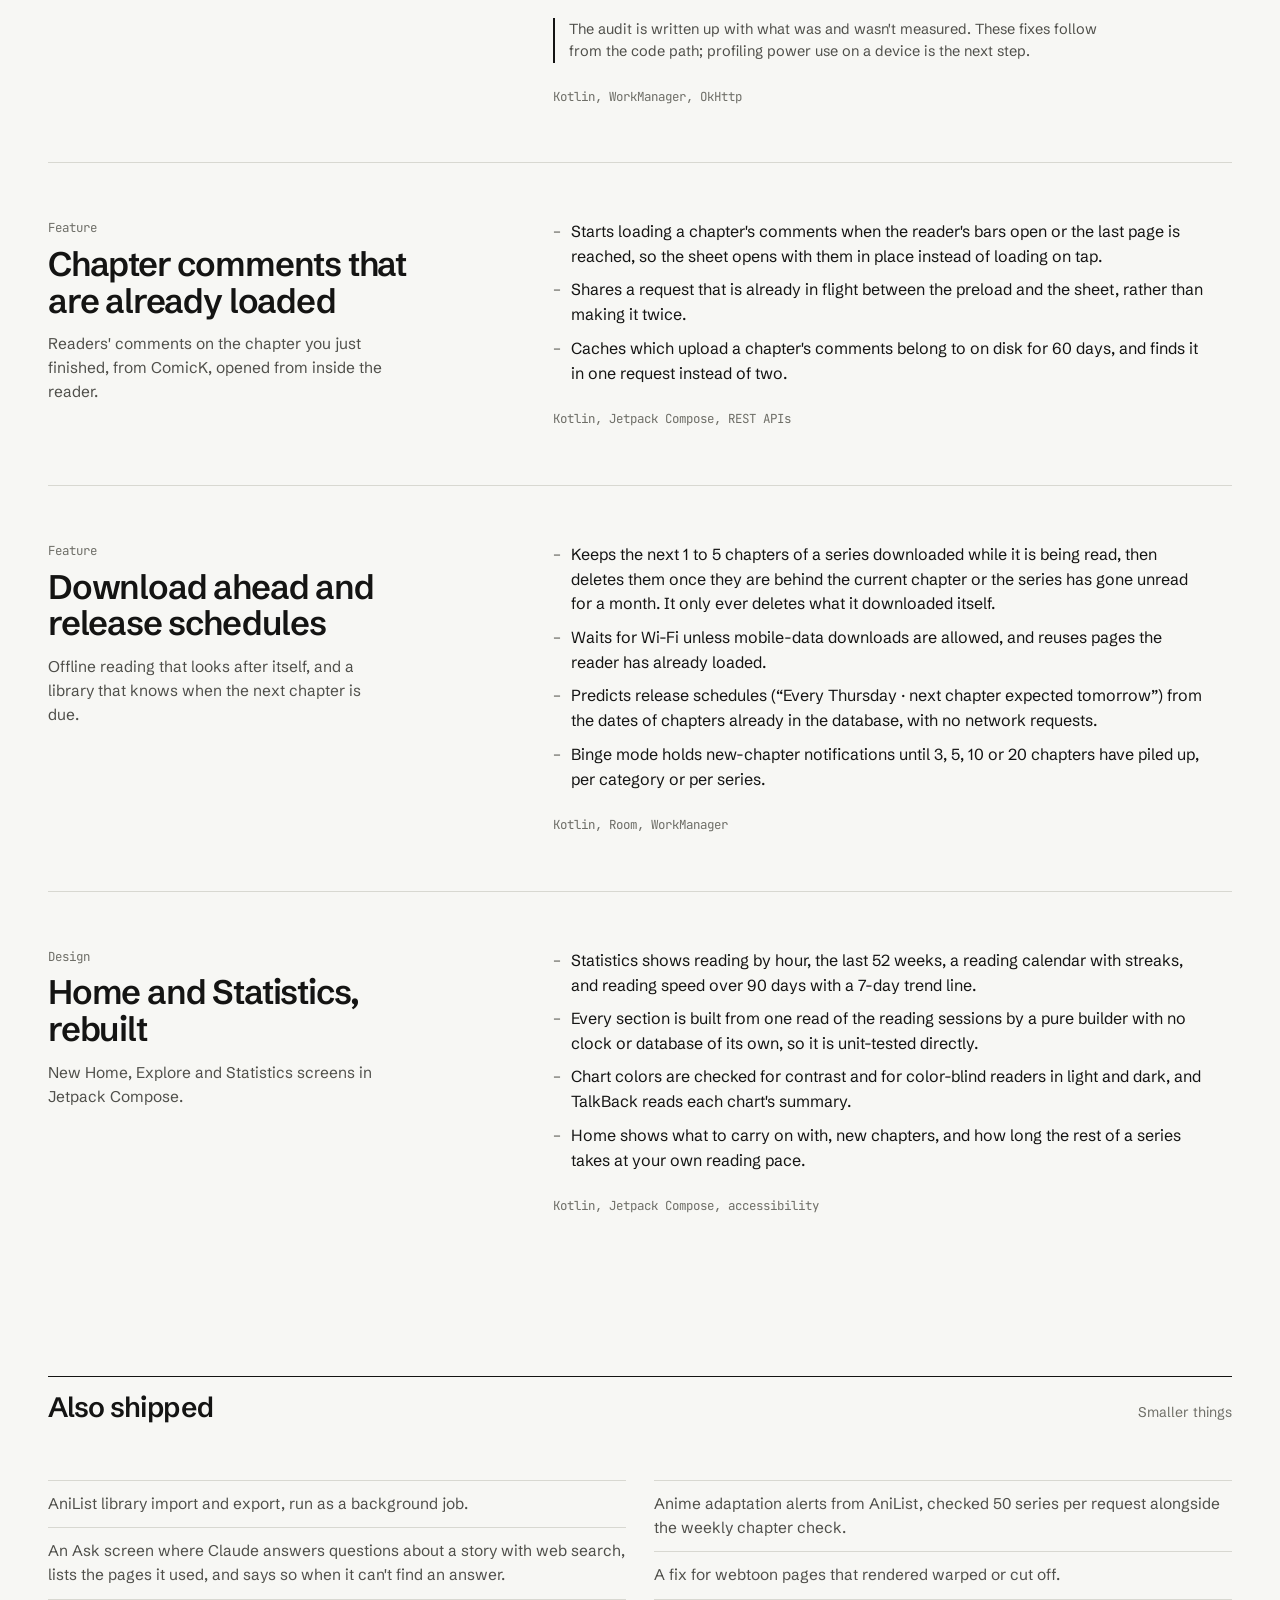
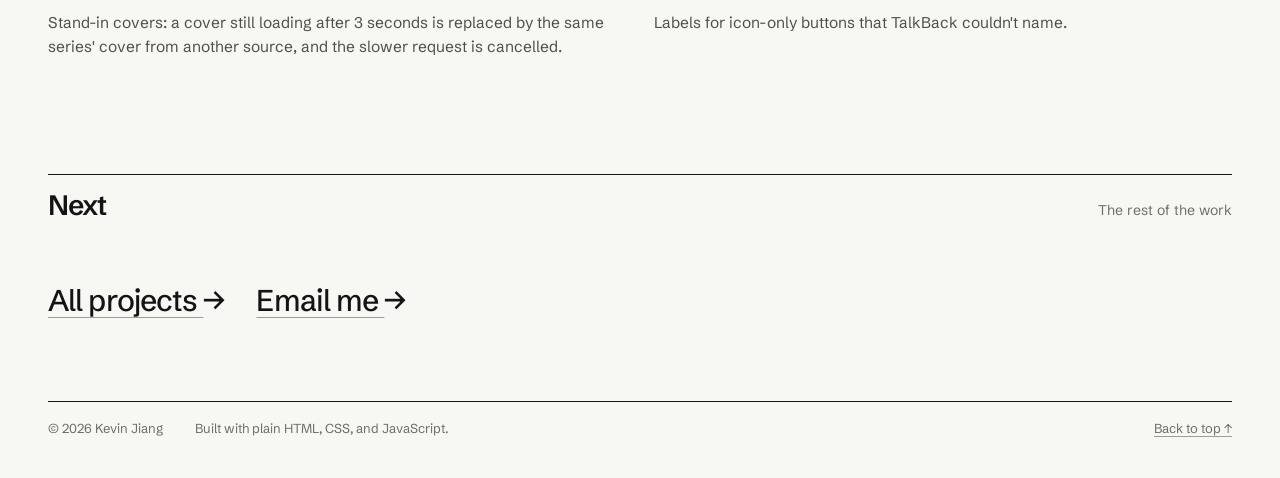
<file: kuroshiro/index.html>
<!DOCTYPE html>
<html lang="en">

<head>
    <meta charset="UTF-8">
    <meta name="viewport" content="width=device-width, initial-scale=1.0">
    <title>KuroShiro — Kevin Jiang</title>
    <meta name="description" content="KuroShiro: what Kevin Jiang built on top of the open-source DropSauce Android reader, including a sourced guide to what happens next in a story.">
    <meta name="author" content="Kevin Jiang">

    <meta property="og:type" content="article">
    <meta property="og:title" content="KuroShiro — Kevin Jiang">
    <meta property="og:description" content="An Android comic and novel reader, extended with a guide to what happens next that shows its sources.">
    <meta property="og:url" content="https://erelive.github.io/kuroshiro/">
    <meta property="og:image" content="https://erelive.github.io/assets/og.png">
    <meta property="og:image:width" content="1200">
    <meta property="og:image:height" content="630">
    <meta property="og:image:alt" content="Kevin Jiang. Software developer building Android, desktop and web apps, with a background in security.">
    <meta name="twitter:card" content="summary_large_image">

    <link rel="canonical" href="https://erelive.github.io/kuroshiro/">
    <meta name="theme-color" content="#f7f7f4" media="(prefers-color-scheme: light)">
    <meta name="theme-color" content="#0f0f0e" media="(prefers-color-scheme: dark)">
    <link rel="icon" href="data:image/svg+xml,<svg xmlns='http://www.w3.org/2000/svg' viewBox='0 0 100 100'><rect width='100' height='100' fill='%23141413'/><rect x='18' y='70' width='64' height='11' fill='%23ffe04a'/><text x='50' y='66' font-size='62' font-family='Arial,Helvetica,sans-serif' font-weight='700' fill='%23f7f7f4' text-anchor='middle'>K</text></svg>">

    <link rel="preconnect" href="https://fonts.googleapis.com">
    <link rel="preconnect" href="https://fonts.gstatic.com" crossorigin>
    <link href="https://fonts.googleapis.com/css2?family=JetBrains+Mono:wght@400;500&family=Schibsted+Grotesk:wght@400..700&display=swap" rel="stylesheet">
    <link rel="stylesheet" href="../style.css?v=6">

    <script>
        (function () {
            var root = document.documentElement;
            root.className += ' js';
            try {
                var saved = localStorage.getItem('theme');
                if (saved === 'light' || saved === 'dark') {
                    root.setAttribute('data-theme', saved);
                }
            } catch (err) { }
        })();
    </script>
</head>

<body>
    <a class="skip-link" href="#main">Skip to content</a>

    <header class="site-header" id="siteHeader">
        <div class="wrap header-inner">
            <a class="wordmark" href="../">Kevin Jiang</a>

            <nav class="nav" id="primaryNav" aria-label="Primary">
                <a href="#overview">Overview</a>
                <a href="#work">What I built</a>
                <a href="#more">Also shipped</a>
                <a href="../#projects">All projects</a>
            </nav>

            <div class="header-tools">
                <button class="text-btn theme-toggle" id="themeToggle" type="button">Theme</button>
                <button class="text-btn nav-toggle" id="navToggle" type="button" aria-expanded="false" aria-controls="primaryNav">Menu</button>
            </div>
        </div>
    </header>

    <main id="main">
        <section class="case-hero" id="top">
            <div class="wrap">
                <a class="back" href="../#projects"><span aria-hidden="true">&larr;</span> All projects</a>

                <div class="case-head">
                    <div>
                        <p class="meta">Case study &middot; Android &middot; Oct 2026 &ndash; Present</p>
                        <h1 class="case-title"><span>KuroShiro</span></h1>
                    </div>
                    <img class="case-icon" src="icon.svg" width="136" height="136" alt="KuroShiro app icon: the characters for black and white, each on the other's color">
                </div>

                <div class="case-intro">
                    <p class="case-lede">
                        An Android comic and novel reader, extended with a guide to what happens
                        next that shows where every claim came from.
                    </p>
                    <p class="case-blurb">
                        KuroShiro (黒白, &ldquo;black and white&rdquo;) is my fork of
                        <a href="https://github.com/HuzaifaKhalid1311/DropSauce" target="_blank" rel="noopener noreferrer">DropSauce</a>,
                        an open-source Android reader. This page covers what I added on top of it.
                    </p>
                </div>

                <dl class="stats">
                    <div>
                        <dt>commits on top of DropSauce</dt>
                        <dd>43</dd>
                    </div>
                    <div>
                        <dt>unit tests added, taking the suite from 208 to 455</dt>
                        <dd>247</dd>
                    </div>
                    <div>
                        <dt>releases cut by CI, 1.0.0 to 4.0.5</dt>
                        <dd>31</dd>
                    </div>
                </dl>
            </div>
        </section>

        <!-- SCREENSHOTS
             1. On the phone, take these four screenshots in KuroShiro (power + volume down).
             2. Save them into kuroshiro/screens/ named exactly:
                spoilers.png    a series page with the Spoilers card, or the Spoilers screen with its trust labels
                stats.png       the Statistics screen
                home.png        the Home tab
                comments.png    the chapter comments sheet open in the reader
             3. Delete the two lines below that say screens-start and screens-end. The section then shows. -->
        <!-- screens-start
        <section class="section" id="screens">
            <div class="wrap">
                <header class="section-head">
                    <h2>Screens</h2>
                    <p>Running on a phone</p>
                </header>

                <ul class="screens" data-reveal>
                    <li>
                        <figure>
                            <img src="screens/spoilers.png" width="1080" height="2400" loading="lazy" alt="KuroShiro's Spoilers screen: the original novel, where the current chapter falls in it, and claims with their trust labels.">
                            <figcaption><strong>What happens next</strong>Every claim carries a trust label and its sources.</figcaption>
                        </figure>
                    </li>
                    <li>
                        <figure>
                            <img src="screens/stats.png" width="1080" height="2400" loading="lazy" alt="KuroShiro's Statistics screen with reading by hour, weekly totals and a reading calendar.">
                            <figcaption><strong>Statistics</strong>Built from one read of the reading sessions.</figcaption>
                        </figure>
                    </li>
                    <li>
                        <figure>
                            <img src="screens/home.png" width="1080" height="2400" loading="lazy" alt="KuroShiro's Home tab with series to carry on with and new chapters.">
                            <figcaption><strong>Home</strong>What to carry on with, and how long the rest takes.</figcaption>
                        </figure>
                    </li>
                    <li>
                        <figure>
                            <img src="screens/comments.png" width="1080" height="2400" loading="lazy" alt="KuroShiro's reader with the chapter comments sheet open.">
                            <figcaption><strong>Chapter comments</strong>Loaded before the sheet is opened.</figcaption>
                        </figure>
                    </li>
                </ul>
            </div>
        </section>
        screens-end -->

        <section class="section" id="overview">
            <div class="wrap">
                <header class="section-head">
                    <h2>Overview</h2>
                    <p>A fork, and what I added</p>
                </header>

                <div class="overview">
                    <div class="overview-copy" data-reveal>
                        <p>
                            DropSauce is a free, open-source (GPLv3) comic and novel reader for
                            Android. When I forked it on October 14, 2026 it already had the reader,
                            the library, extension support, tracker sync and Google Drive sync. That
                            is its maintainers' work, not mine.
                        </p>
                        <p>
                            Everything under &ldquo;What I built&rdquo; comes from my own commits on
                            top of that base: new features, performance work in the reader, and the
                            unit tests that cover them. The code is Kotlin, with new screens in
                            Jetpack Compose.
                        </p>
                    </div>

                    <div class="inherited" data-reveal>
                        <h3>Came with DropSauce</h3>
                        <ul>
                            <li>Manga, webtoon and novel reader</li>
                            <li>Library, history and downloads</li>
                            <li>Mihon and LNReader extension support</li>
                            <li>Tracker sync with AniList, MyAnimeList, Kitsu, Shikimori and MangaBaka</li>
                            <li>Google Drive sync and local backups</li>
                        </ul>
                    </div>
                </div>
            </div>
        </section>

        <section class="section" id="work">
            <div class="wrap">
                <header class="section-head">
                    <h2>What I built</h2>
                    <p>Five pieces of work</p>
                </header>

                <article class="entry">
                    <div class="entry-head" data-reveal>
                        <p class="meta">Feature</p>
                        <h3>A &ldquo;what happens next&rdquo; guide you can check</h3>
                        <p>
                            For a comic adapted from a novel, the series page finds the original
                            novel, places your current chapter in it, and shows what happens next,
                            with every claim linked to its sources.
                        </p>
                    </div>

                    <div class="entry-body" data-reveal>
                        <ul class="dashes">
                            <li>Finds the source novel through the MangaUpdates, AniList and ComicK APIs. It matches automatically only when a database lists the novel as the original and the title agrees; otherwise it shows the candidates side by side with the evidence for each.</li>
                            <li>Maps a comic chapter to a range of novel chapters with a confidence label (Sure, Likely, Rough guess) instead of a single invented number. The reader's own correction overrides every source.</li>
                            <li>With an optional Claude API key, Claude writes the summary, but each claim has to quote its source. The quote is searched for in the source text, and a claim whose quote isn't found is hidden as unverified.</li>
                            <li>Encrypts API keys with an Android Keystore key and keeps them out of backups and sync. Spoiler requests use their own HTTP client: no cookies, HTTPS only, <code>robots.txt</code> and per-API rate limits respected.</li>
                        </ul>

                        <figure class="figure demo">
                            <div class="frame mapper" data-mapper>
                                <p class="mapper-q">Where is comic chapter <output data-mapper-comic>22</output> in the novel?</p>
                                <div class="mapper-live">
                                    <div data-mapper-stage></div>
                                    <label class="mapper-control">
                                        <span>Your chapter</span>
                                        <input type="range" min="1" max="70" step="1" value="22" data-mapper-input>
                                    </label>
                                    <p class="mapper-result" aria-live="polite">
                                        <strong data-mapper-range>Novel chapters 40&ndash;47</strong>
                                        &middot; <span data-mapper-confidence>Likely</span>
                                        <small data-mapper-basis>Worked out between two chapters that sources name. Pick up the novel at chapter 48.</small>
                                    </p>
                                </div>
                                <p class="mapper-static">
                                    With comic chapters 15 and 30 named by sources, chapter 22 lands on
                                    novel chapters 40&ndash;47, marked Likely. The live version of this
                                    figure needs JavaScript.
                                </p>
                            </div>
                            <figcaption>
                                Live demo: drag along the top line. This is the app's chapter
                                mapper, ported to JavaScript and run on made-up anchors. Between two
                                named chapters it interpolates; past the last one it carries on at
                                the recent pace and the range widens.
                            </figcaption>
                        </figure>

                        <ol class="steps" aria-label="How a claim gets its trust label">
                            <li>
                                <h4>Gather</h4>
                                <p>Wikis, databases and reader threads are read through their APIs.</p>
                            </li>
                            <li>
                                <h4>Claim</h4>
                                <p>Each statement stays tied to the passage it came from.</p>
                            </li>
                            <li>
                                <h4>Check</h4>
                                <p>An AI-written claim must quote its source, and the quote must be found there.</p>
                            </li>
                            <li>
                                <h4>Label</h4>
                                <p>Confirmed, Likely, Speculation or Unverified. Unverified stays hidden by default.</p>
                            </li>
                        </ol>

                        <p class="entry-stack">Kotlin, Jetpack Compose, Room, Hilt, WorkManager, Claude API</p>
                    </div>
                </article>

                <article class="entry">
                    <div class="entry-head" data-reveal>
                        <p class="meta">Performance</p>
                        <h3>A reader that does less wasted work</h3>
                        <p>
                            After a UI overhaul, reading used noticeably more battery. I compared
                            the reading path file by file with the last version before it, and
                            audited every background worker, wake lock and timer in the app.
                        </p>
                    </div>

                    <div class="entry-body" data-reveal>
                        <ul class="dashes">
                            <li>Stopped every page of a chapter from downloading at once when it opens, and the next chapter from preloading over mobile data. It now starts 80% of the way through, on Wi-Fi.</li>
                            <li>Worked out whether there is a next or previous chapter once per chapter, instead of walking the whole chapter list twice on every page turn.</li>
                            <li>Ended an always-on screen: &ldquo;Keep screen on&rdquo; now lets go after 5 minutes without a touch, so a phone put down mid-chapter goes to sleep.</li>
                            <li>Cut the extension update check from every app launch to at most once every 6 hours.</li>
                        </ul>

                        <figure class="figure demo">
                            <div class="frame">
                                <p class="preload-label">Before <span>opening a chapter downloaded all of it</span></p>
                                <div class="pages" aria-hidden="true">
                                    <i class="here"></i><i class="on"></i><i class="on"></i><i class="on"></i><i class="on"></i><i class="on"></i><i class="on"></i><i class="on"></i><i class="on"></i><i class="on"></i>
                                    <i class="on"></i><i class="on"></i><i class="on"></i><i class="on"></i><i class="on"></i><i class="on"></i><i class="on"></i><i class="on"></i><i class="on"></i><i class="on"></i>
                                    <i class="on"></i><i class="on"></i><i class="on"></i><i class="on"></i><i class="on"></i><i class="on"></i><i class="on"></i><i class="on"></i><i class="on"></i><i class="on"></i>
                                    <i class="on"></i><i class="on"></i><i class="on"></i><i class="on"></i><i class="on"></i><i class="on"></i><i class="on"></i><i class="on"></i><i class="on"></i><i class="on"></i>
                                </div>
                                <p class="preload-label">After <span>the 10 pages ahead of the one you are on</span></p>
                                <div class="pages" aria-hidden="true">
                                    <i class="here"></i><i class="on"></i><i class="on"></i><i class="on"></i><i class="on"></i><i class="on"></i><i class="on"></i><i class="on"></i><i class="on"></i><i class="on"></i>
                                    <i class="on"></i><i></i><i></i><i></i><i></i><i></i><i></i><i></i><i></i><i></i>
                                    <i></i><i></i><i></i><i></i><i></i><i></i><i></i><i></i><i></i><i></i>
                                    <i></i><i></i><i></i><i></i><i></i><i></i><i></i><i></i><i></i><i></i>
                                </div>
                            </div>
                            <figcaption>
                                One chapter of 40 pages, just opened. The highlighted square is the
                                page on screen; filled squares are pages being downloaded.
                            </figcaption>
                        </figure>

                        <p class="note">
                            The audit is written up with what was and wasn't measured. These fixes
                            follow from the code path; profiling power use on a device is the next
                            step.
                        </p>

                        <p class="entry-stack">Kotlin, WorkManager, OkHttp</p>
                    </div>
                </article>

                <article class="entry">
                    <div class="entry-head" data-reveal>
                        <p class="meta">Feature</p>
                        <h3>Chapter comments that are already loaded</h3>
                        <p>
                            Readers' comments on the chapter you just finished, from ComicK,
                            opened from inside the reader.
                        </p>
                    </div>

                    <div class="entry-body" data-reveal>
                        <ul class="dashes">
                            <li>Starts loading a chapter's comments when the reader's bars open or the last page is reached, so the sheet opens with them in place instead of loading on tap.</li>
                            <li>Shares a request that is already in flight between the preload and the sheet, rather than making it twice.</li>
                            <li>Caches which upload a chapter's comments belong to on disk for 60 days, and finds it in one request instead of two.</li>
                        </ul>

                        <p class="entry-stack">Kotlin, Jetpack Compose, REST APIs</p>
                    </div>
                </article>

                <article class="entry">
                    <div class="entry-head" data-reveal>
                        <p class="meta">Feature</p>
                        <h3>Download ahead and release schedules</h3>
                        <p>
                            Offline reading that looks after itself, and a library that knows
                            when the next chapter is due.
                        </p>
                    </div>

                    <div class="entry-body" data-reveal>
                        <ul class="dashes">
                            <li>Keeps the next 1 to 5 chapters of a series downloaded while it is being read, then deletes them once they are behind the current chapter or the series has gone unread for a month. It only ever deletes what it downloaded itself.</li>
                            <li>Waits for Wi-Fi unless mobile-data downloads are allowed, and reuses pages the reader has already loaded.</li>
                            <li>Predicts release schedules (&ldquo;Every Thursday &middot; next chapter expected tomorrow&rdquo;) from the dates of chapters already in the database, with no network requests.</li>
                            <li>Binge mode holds new-chapter notifications until 3, 5, 10 or 20 chapters have piled up, per category or per series.</li>
                        </ul>

                        <p class="entry-stack">Kotlin, Room, WorkManager</p>
                    </div>
                </article>

                <article class="entry">
                    <div class="entry-head" data-reveal>
                        <p class="meta">Design</p>
                        <h3>Home and Statistics, rebuilt</h3>
                        <p>New Home, Explore and Statistics screens in Jetpack Compose.</p>
                    </div>

                    <div class="entry-body" data-reveal>
                        <ul class="dashes">
                            <li>Statistics shows reading by hour, the last 52 weeks, a reading calendar with streaks, and reading speed over 90 days with a 7-day trend line.</li>
                            <li>Every section is built from one read of the reading sessions by a pure builder with no clock or database of its own, so it is unit-tested directly.</li>
                            <li>Chart colors are checked for contrast and for color-blind readers in light and dark, and TalkBack reads each chart's summary.</li>
                            <li>Home shows what to carry on with, new chapters, and how long the rest of a series takes at your own reading pace.</li>
                        </ul>

                        <p class="entry-stack">Kotlin, Jetpack Compose, accessibility</p>
                    </div>
                </article>
            </div>
        </section>

        <section class="section" id="more">
            <div class="wrap">
                <header class="section-head">
                    <h2>Also shipped</h2>
                    <p>Smaller things</p>
                </header>

                <ul class="shipped" data-reveal>
                    <li>AniList library import and export, run as a background job.</li>
                    <li>An Ask screen where Claude answers questions about a story with web search, lists the pages it used, and says so when it can't find an answer.</li>
                    <li>Stand-in covers: a cover still loading after 3 seconds is replaced by the same series' cover from another source, and the slower request is cancelled.</li>
                    <li>Anime adaptation alerts from AniList, checked 50 series per request alongside the weekly chapter check.</li>
                    <li>A fix for webtoon pages that rendered warped or cut off.</li>
                    <li>Labels for icon-only buttons that TalkBack couldn't name.</li>
                </ul>
            </div>
        </section>

        <section class="section" id="next">
            <div class="wrap">
                <header class="section-head">
                    <h2>Next</h2>
                    <p>The rest of the work</p>
                </header>

                <p class="next-links" data-reveal>
                    <a class="go" href="../#projects">All projects <span aria-hidden="true">&rarr;</span></a>
                    <a class="go" href="mailto:kjiang052003@gmail.com">Email me <span aria-hidden="true">&rarr;</span></a>
                </p>
            </div>
        </section>
    </main>

    <footer class="site-footer">
        <div class="wrap">
            <div class="footer-inner">
                <p>&copy; <span id="year">2026</span> Kevin Jiang</p>
                <p>Built with plain HTML, CSS, and JavaScript.</p>
                <p><a href="#top">Back to top &uarr;</a></p>
            </div>
        </div>
    </footer>

    <script src="../script.js?v=4"></script>
</body>

</html>
</file>
<file: style.css>
/* ------------------------------------------------------------------
   Kevin Jiang — portfolio
   Ink on paper, one grotesk, one mono, and a highlighter.
   Sections: tokens, base, header, hero, sections, work, figures,
   rows, skills, about, contact, footer, case study, motion, print.
------------------------------------------------------------------- */

/* ---------- tokens ---------- */

:root {
    --paper:       #f7f7f4;
    --surface:     #eeeee9;
    --ink:         #141413;
    --ink-2:       #4f4f4a;
    --ink-3:       #6e6e67;
    --rule:        #d8d8d1;
    --rule-strong: #141413;
    --underline:   #9d9d95;
    --mark:        #ffe04a;
    --mark-ink:    #141413;
    --wedge:       #ffe04a;

    --sans: 'Schibsted Grotesk', ui-sans-serif, system-ui, -apple-system, 'Segoe UI', Roboto, 'Helvetica Neue', Arial, sans-serif;
    --mono: 'JetBrains Mono', ui-monospace, SFMono-Regular, Menlo, Consolas, monospace;

    --wrap: 77.5rem;
    --pad: clamp(1.25rem, 4vw, 3rem);
    --gap: clamp(1rem, 2.2vw, 2rem);
    --header-h: 3.75rem;
    --ease: cubic-bezier(0.2, 0.7, 0.2, 1);

    color-scheme: light;
}

@media (prefers-color-scheme: dark) {
    :root:not([data-theme="light"]) {
        --paper:       #0f0f0e;
        --surface:     #181817;
        --ink:         #edebe5;
        --ink-2:       #b3b1aa;
        --ink-3:       #8f8d86;
        --rule:        #2c2c2a;
        --rule-strong: #edebe5;
        --underline:   #6b6a64;
        --mark:        #4d4410;
        --mark-ink:    #ffe98f;
        --wedge:       #a88d12;

        color-scheme: dark;
    }
}

:root[data-theme="dark"] {
    --paper:       #0f0f0e;
    --surface:     #181817;
    --ink:         #edebe5;
    --ink-2:       #b3b1aa;
    --ink-3:       #8f8d86;
    --rule:        #2c2c2a;
    --rule-strong: #edebe5;
    --underline:   #6b6a64;
    --mark:        #4d4410;
    --mark-ink:    #ffe98f;
    --wedge:       #a88d12;

    color-scheme: dark;
}

/* ---------- base ---------- */

*,
*::before,
*::after {
    box-sizing: border-box;
}

* {
    margin: 0;
    padding: 0;
}

html {
    scroll-behavior: smooth;
    scroll-padding-top: calc(var(--header-h) + 1.25rem);
    -webkit-text-size-adjust: 100%;
}

body {
    min-height: 100vh;
    background: var(--paper);
    color: var(--ink);
    font-family: var(--sans);
    font-size: 1.0625rem;
    line-height: 1.55;
    -webkit-font-smoothing: antialiased;
    text-rendering: optimizeLegibility;
}

img,
svg {
    display: block;
    max-width: 100%;
}

img {
    height: auto;
}

ul,
ol {
    list-style: none;
}

button {
    font: inherit;
    color: inherit;
}

h1,
h2,
h3,
h4 {
    font-weight: 600;
    letter-spacing: -0.02em;
    line-height: 1.15;
}

code {
    font-family: var(--mono);
    font-size: 0.88em;
}

::selection {
    background: var(--mark);
    color: var(--mark-ink);
}

:focus-visible {
    outline: 2px solid var(--ink);
    outline-offset: 3px;
}

a {
    color: inherit;
    text-decoration-line: underline;
    text-decoration-thickness: 1px;
    text-underline-offset: 0.2em;
    text-decoration-color: var(--underline);
    background: linear-gradient(var(--wedge), var(--wedge)) no-repeat 0 100% / 0 0.3em;
    transition: background-size 0.3s var(--ease), color 0.15s, text-decoration-color 0.15s;
}

a:hover {
    background-size: 100% 0.3em;
    text-decoration-color: currentColor;
}

mark {
    padding: 0 0.18em;
    white-space: nowrap;
    background: var(--mark);
    color: var(--mark-ink);
    -webkit-box-decoration-break: clone;
    box-decoration-break: clone;
}

.wrap {
    width: 100%;
    max-width: calc(var(--wrap) + 2 * var(--pad));
    margin-inline: auto;
    padding-inline: var(--pad);
}

.meta {
    color: var(--ink-3);
    font-family: var(--mono);
    font-size: 0.78rem;
    line-height: 1.5;
}

.dashes li {
    position: relative;
    padding-left: 1.15em;
}

.dashes li + li {
    margin-top: 0.55rem;
}

.dashes li::before {
    content: "\2013";
    position: absolute;
    left: 0;
    color: var(--ink-3);
}

.go {
    font-weight: 500;
}

.go span {
    display: inline-block;
    transition: transform 0.2s var(--ease);
}

.go:hover span {
    transform: translateX(3px);
}

.go[target="_blank"]:hover span {
    transform: translate(2px, -2px);
}

.text-btn {
    padding: 0.35rem 0;
    border: 0;
    background: none;
    color: var(--ink-2);
    font-size: 0.9375rem;
    cursor: pointer;
    transition: color 0.15s;
}

.text-btn:hover {
    color: var(--ink);
}

.skip-link {
    position: absolute;
    top: -100px;
    left: var(--pad);
    z-index: 100;
    padding: 0.6rem 0.9rem;
    background: var(--ink);
    color: var(--paper);
    text-decoration: none;
}

.skip-link:focus {
    top: 0.75rem;
}

/* ---------- header ---------- */

.site-header {
    position: sticky;
    top: 0;
    z-index: 50;
    background: var(--paper);
    border-bottom: 1px solid transparent;
    transition: border-color 0.2s;
}

.site-header.is-scrolled {
    border-bottom-color: var(--rule);
}

.header-inner {
    display: flex;
    align-items: center;
    gap: 1.6rem;
    min-height: var(--header-h);
}

.wordmark {
    margin-right: auto;
    font-weight: 600;
    letter-spacing: -0.02em;
    text-decoration: none;
}

.wordmark:hover {
    background: none;
    color: inherit;
}

.nav {
    display: flex;
    gap: 1.6rem;
}

.nav a {
    position: relative;
    padding: 0.35rem 0;
    color: var(--ink-2);
    font-size: 0.9375rem;
    text-decoration: none;
}

.nav a:hover,
.nav a[aria-current="true"] {
    background: none;
    color: var(--ink);
}

.nav a::after {
    content: "";
    position: absolute;
    left: 0;
    right: 0;
    bottom: 0.1rem;
    height: 1px;
    background: var(--ink);
    transform: scaleX(0);
    transform-origin: left;
    transition: transform 0.25s var(--ease);
}

.nav a:hover::after,
.nav a[aria-current="true"]::after {
    transform: scaleX(1);
}

.header-tools {
    display: flex;
    gap: 1.25rem;
    padding-left: 1.4rem;
    border-left: 1px solid var(--rule);
}

html:not(.js) .header-tools {
    display: none;
}

.theme-toggle,
.nav-toggle {
    display: none;
}

.js .theme-toggle {
    display: inline-block;
}

/* ---------- hero ---------- */

.hero {
    padding-block: clamp(2.5rem, 7vw, 5.5rem) clamp(1rem, 2.5vw, 2rem);
}

/* The home page's name and the case study's title are the same mark. */
/* overflow hides the text before it rises in; the padding keeps descenders
   (the g in Jiang) inside the clip, and the negative margin gives the space back. */
.hero-title,
.case-title {
    margin-left: -0.05em;
    margin-bottom: -0.16em;
    padding-bottom: 0.22em;
    overflow: hidden;
    font-size: clamp(3rem, 14.5vw, 11rem);
    letter-spacing: -0.06em;
    line-height: 0.88;
}

.hero-title span,
.case-title span {
    display: inline-block;
}

.hero-lede {
    max-width: 30ch;
    margin-top: clamp(1.25rem, 3vw, 2rem);
}

.hero-lede,
.case-lede {
    font-size: clamp(1.3rem, 2.7vw, 2rem);
    letter-spacing: -0.03em;
    line-height: 1.2;
}

.hero-grid {
    display: grid;
    grid-template-columns: repeat(12, minmax(0, 1fr));
    gap: 2rem var(--gap);
    align-items: end;
    margin-top: clamp(2rem, 5vw, 3.75rem);
}

.hero-intro {
    grid-column: 1 / span 6;
    font-size: clamp(1.0625rem, 1.5vw, 1.25rem);
    line-height: 1.5;
}

.hero-intro p + p {
    margin-top: 0.9rem;
    color: var(--ink-2);
}

.hero-links {
    grid-column: 8 / -1;
}

.hero-links a {
    display: grid;
    grid-template-columns: 5.25rem minmax(0, 1fr) auto;
    align-items: baseline;
    gap: 0.75rem;
    padding: 0.7rem 0;
    border-top: 1px solid var(--rule);
    background-size: 0 3px;
    text-decoration: none;
}

.hero-links a:hover {
    background-size: 100% 3px;
}

.hero-links li:last-child a {
    border-bottom: 1px solid var(--rule);
}

.hero-links .k {
    color: var(--ink-3);
    font-size: 0.875rem;
}

.hero-links a:hover .k {
    color: inherit;
}

.hero-links .v {
    overflow: hidden;
    text-overflow: ellipsis;
    white-space: nowrap;
}

.hero-links .arrow {
    transition: transform 0.2s var(--ease);
}

.hero-links a:hover .arrow {
    transform: translate(2px, -2px);
}

.hero-links a[download]:hover .arrow {
    transform: translateY(2px);
}

.facts {
    display: grid;
    grid-template-columns: repeat(4, minmax(0, 1fr));
    gap: 1.5rem var(--gap);
    margin-top: clamp(2.5rem, 6vw, 4.5rem);
    padding-top: 1rem;
    border-top: 1px solid var(--rule-strong);
}

.facts dt {
    margin-bottom: 0.3rem;
    color: var(--ink-3);
    font-size: 0.8125rem;
}

.facts dd {
    font-size: 0.9688rem;
    line-height: 1.4;
}

/* ---------- sections ---------- */

.section {
    padding-block: clamp(2rem, 4.5vw, 3.25rem);
}

.section-head {
    display: flex;
    align-items: baseline;
    justify-content: space-between;
    gap: 1rem;
    margin-bottom: clamp(2rem, 4.5vw, 3.5rem);
    padding-top: 0.9rem;
    border-top: 1px solid var(--rule-strong);
}

.section-head h2 {
    font-size: clamp(1.375rem, 2.4vw, 1.75rem);
    letter-spacing: -0.03em;
}

.section-head p {
    color: var(--ink-3);
    font-size: 0.875rem;
    text-align: right;
}

/* ---------- work: featured projects ---------- */

.feature {
    display: grid;
    grid-template-columns: repeat(12, minmax(0, 1fr));
    gap: 2rem var(--gap);
    align-items: start;
    padding-block: clamp(2.25rem, 5vw, 4rem);
    border-top: 1px solid var(--rule);
}

.section-head + .feature {
    padding-top: 0;
    border-top: 0;
}

/* Row one pairs the title block with a figure, the side alternating from
   project to project; row two is the write-up. The title block sits on the
   figure's bottom edge, the way a caption block sits beside a plate. */

.feature-head {
    grid-column: 1 / span 5;
    grid-row: 1;
    align-self: end;
}

.feature-figure {
    grid-column: 7 / -1;
    grid-row: 1;
}

.feature--flip .feature-head {
    grid-column: 9 / -1;
}

.feature--flip .feature-figure {
    grid-column: 1 / span 7;
}

.feature--wide .feature-figure {
    grid-column: 1 / -1;
}

.feature--wide .feature-head {
    grid-column: 1 / span 5;
    grid-row: 2;
    align-self: start;
}

.feature-title {
    margin: 0.5rem 0 0.9rem -0.04em;
    font-size: clamp(2.25rem, 5vw, 3.75rem);
    letter-spacing: -0.045em;
    line-height: 1;
}

.feature-title a,
.contact-email a {
    background-position: 0 90%;
    background-size: 0 0.08em;
}

.feature-title a {
    text-decoration: none;
}

.feature-title a:hover,
.contact-email a:hover {
    background-size: 100% 0.08em;
}

.feature-aside {
    grid-column: 9 / -1;
    grid-row: 1;
    align-self: start;
}

.feature-aside img {
    width: 100%;
    border-radius: 4px;
}

.measures {
    max-width: 22rem;
    margin-top: 1.75rem;
}

.measures div {
    display: flex;
    align-items: baseline;
    justify-content: space-between;
    gap: 1rem;
    padding-block: 0.5rem;
    border-top: 1px solid var(--rule);
    font-size: 0.9063rem;
}

.measures dt {
    color: var(--ink-2);
}

.measures dd {
    font-family: var(--mono);
    font-size: 0.8125rem;
}

.measures-note {
    max-width: 22rem;
    padding-top: 0.6rem;
    border-top: 1px solid var(--rule);
    color: var(--ink-3);
    font-size: 0.8125rem;
}

.feature--lead .feature-title {
    font-size: clamp(2.75rem, 7.4vw, 5.75rem);
    letter-spacing: -0.055em;
    line-height: 0.95;
}

.feature-lede {
    max-width: 34ch;
    font-size: clamp(1.0625rem, 1.5vw, 1.25rem);
    line-height: 1.4;
    letter-spacing: -0.01em;
}

.feature-links {
    display: flex;
    flex-wrap: wrap;
    gap: 0.5rem 1.5rem;
    margin-top: 1.5rem;
}

.notes {
    display: grid;
    grid-column: 1 / -1;
    grid-template-columns: repeat(12, minmax(0, 1fr));
    gap: 1.25rem var(--gap);
}

.notes > div {
    padding-top: 0.8rem;
    border-top: 1px solid var(--rule);
}

.notes > div:nth-child(1) {
    grid-column: 1 / span 3;
}

.notes > div:nth-child(2) {
    grid-column: 4 / span 6;
}

.notes > div:nth-child(3) {
    grid-column: 10 / -1;
}

.notes dt {
    margin-bottom: 0.5rem;
    color: var(--ink-3);
    font-size: 0.8125rem;
}

.notes dd {
    color: var(--ink-2);
    font-size: 0.9688rem;
}

.stack-list {
    color: var(--ink);
    font-family: var(--mono);
    font-size: 0.8125rem;
    line-height: 1.75;
}

.feature--wide .notes {
    display: block;
    grid-column: 7 / -1;
    grid-row: 2;
}

.feature--wide .notes > div {
    display: grid;
    grid-template-columns: 6rem minmax(0, 1fr);
    gap: 0.3rem 1rem;
    padding-block: 0.9rem;
}

.feature--wide .notes dt {
    margin-bottom: 0;
    padding-top: 0.15rem;
}

.feature--wide .stack-list li {
    display: inline;
}

.feature--wide .stack-list li:not(:last-child)::after {
    content: ", ";
}

/* ---------- figures ---------- */

.figure figcaption {
    max-width: 62ch;
    margin-top: 0.75rem;
    color: var(--ink-3);
    font-size: 0.8125rem;
    line-height: 1.5;
}

.frame {
    padding: clamp(0.9rem, 2.2vw, 1.5rem);
    border: 1px solid var(--rule);
    border-radius: 6px;
    background: var(--surface);
}

/* chapter mapper (KuroShiro) */

.mapper-q {
    margin-bottom: 0.5rem;
    font-size: 0.9375rem;
    font-weight: 500;
}

.mapper-q output {
    font-variant-numeric: tabular-nums;
}

.mapper-svg {
    width: 100%;
    height: auto;
    cursor: ew-resize;
    touch-action: pan-y;
    user-select: none;
    -webkit-user-select: none;
}

.mapper-svg text {
    fill: var(--ink-3);
    font-family: var(--mono);
    font-size: 11.5px;
}

.mapper-svg .axis {
    stroke: var(--ink);
    stroke-width: 1;
}

.mapper-svg .anchor-line {
    stroke: var(--ink-3);
    stroke-width: 1;
    opacity: 0.4;
}

.mapper-svg .anchor-tick {
    stroke: var(--ink-3);
    stroke-width: 1;
}

.mapper-svg .anchor-span {
    stroke: var(--ink-3);
    stroke-width: 3;
}

.mapper-svg .est-fill {
    fill: var(--wedge);
}

.mapper-svg .est-span {
    stroke: var(--ink);
    stroke-width: 6;
}

.mapper-svg .est-dot {
    fill: var(--ink);
}

.mapper-svg .est-label {
    fill: var(--ink);
    font-size: 13px;
    font-weight: 500;
}

.mapper-control {
    display: grid;
    grid-template-columns: auto minmax(0, 1fr);
    align-items: center;
    gap: 0.9rem;
    margin-top: 0.25rem;
    color: var(--ink-2);
    font-size: 0.8125rem;
}

.mapper-control input {
    width: 100%;
    accent-color: var(--ink);
}

.mapper-result {
    margin-top: 0.9rem;
    padding-top: 0.9rem;
    border-top: 1px solid var(--rule);
    font-size: 0.9375rem;
    line-height: 1.5;
}

.mapper-result strong {
    font-weight: 600;
    font-variant-numeric: tabular-nums;
}

.mapper-result small {
    display: block;
    margin-top: 0.2rem;
    color: var(--ink-2);
    font-size: 0.8438rem;
}

.mapper-static {
    color: var(--ink-2);
    font-size: 0.9375rem;
}

.js .mapper-static,
html:not(.js) .mapper-live {
    display: none;
}

/* caption overlay capture (Subordinate) */

.capture {
    padding: clamp(1rem, 4.5vw, 3.5rem) clamp(1rem, 6vw, 5rem);
    overflow-x: auto;
}

.capture img {
    width: 100%;
    min-width: 35rem;
}

.scroll-hint {
    display: none;
}

/* sky atlas (Tengai) */

.atlas {
    position: relative;
    overflow: hidden;
    border-radius: 4px;
    background: #1b1d22;
    aspect-ratio: 3 / 2;
}

.atlas img {
    width: 100%;
    height: 100%;
    object-fit: cover;
}

.atlas-faces {
    position: absolute;
    inset: 0;
    display: grid;
    grid-template-columns: repeat(3, 1fr);
    grid-template-rows: repeat(2, 1fr);
}

.atlas-faces li {
    padding: 0.5rem 0.6rem;
    border: 0 solid rgba(255, 255, 255, 0.38);
    color: #fff;
    font-family: var(--mono);
    font-size: 0.6875rem;
    text-shadow: 0 0 6px rgba(0, 0, 0, 0.9), 0 0 2px rgba(0, 0, 0, 0.9);
}

.atlas-faces li:not(:nth-child(3n)) {
    border-right-width: 1px;
}

.atlas-faces li:nth-child(-n + 3) {
    border-bottom-width: 1px;
}

/* ---------- rows: smaller projects, experience ---------- */

.subhead {
    margin-top: clamp(2.25rem, 5vw, 4rem);
    padding-top: 0.9rem;
    border-top: 1px solid var(--rule);
    color: var(--ink-2);
    font-size: 1rem;
    font-weight: 400;
    letter-spacing: 0;
}

.rows + .subhead {
    margin-top: 0;
}

.subhead + .rows {
    margin-top: clamp(1.5rem, 3vw, 2.25rem);
}

.row {
    display: grid;
    grid-template-columns: repeat(12, minmax(0, 1fr));
    gap: 0.75rem var(--gap);
    padding-block: clamp(1.25rem, 2.6vw, 1.9rem);
    border-top: 1px solid var(--rule);
}

.rows > .row:first-child,
.subhead + .row {
    border-top: 0;
}

.rows > .row:first-child {
    padding-top: 0;
}

.row-when {
    grid-column: 1 / span 2;
    padding-top: 0.35rem;
    font-size: 0.8125rem;
}

.row-what {
    grid-column: 3 / span 4;
}

.row-what h3,
.row-what h4 {
    font-size: clamp(1.25rem, 1.9vw, 1.4375rem);
    letter-spacing: -0.025em;
}

.row-what p {
    margin-top: 0.3rem;
    color: var(--ink-2);
    font-size: 1.0313rem;
}

.row-what .stack {
    margin-top: 0.7rem;
    color: var(--ink-3);
    font-family: var(--mono);
    font-size: 0.8125rem;
}

.row-detail {
    grid-column: 7 / -1;
    color: var(--ink-2);
    font-size: 1.0625rem;
}

.rows--lg .row {
    grid-template-rows: auto 1fr;
    row-gap: 0.6rem;
    padding-block: clamp(1.75rem, 3.8vw, 3rem);
}

.rows--lg > .row:first-child {
    padding-top: 0;
}

.rows--lg .row-when {
    grid-column: 1 / span 5;
    grid-row: 1;
    padding-top: 0;
    font-size: 0.875rem;
}

.rows--lg .row-what {
    grid-column: 1 / span 5;
    grid-row: 2;
}

.rows--lg .row-what h3,
.rows--lg .row-what h4 {
    font-size: clamp(1.625rem, 3vw, 2.25rem);
    letter-spacing: -0.035em;
    line-height: 1.08;
}

.rows--lg .row-what p {
    margin-top: 0.5rem;
    font-size: clamp(1rem, 1.3vw, 1.125rem);
}

.rows--lg .row-detail {
    grid-column: 7 / -1;
    grid-row: 1 / span 2;
    color: var(--ink);
    font-size: clamp(1.0625rem, 1.35vw, 1.1875rem);
    line-height: 1.55;
}

.rows--lg .dashes li + li {
    margin-top: 0.75rem;
}

.more {
    margin-top: clamp(1.5rem, 3vw, 2.25rem);
    padding-top: 1.1rem;
    border-top: 1px solid var(--rule);
    font-size: 0.9375rem;
}

/* ---------- skills ---------- */

.spec > div {
    display: grid;
    grid-template-columns: repeat(12, minmax(0, 1fr));
    gap: 0.2rem var(--gap);
    padding-block: 0.95rem;
    border-top: 1px solid var(--rule);
}

.spec > div:first-child {
    padding-top: 0;
    border-top: 0;
}

.spec dt {
    grid-column: 1 / span 2;
    padding-top: 0.2rem;
    color: var(--ink-3);
    font-size: 0.9688rem;
}

.spec dd {
    grid-column: 3 / -1;
    max-width: 62ch;
    font-size: clamp(1.0625rem, 1.35vw, 1.1875rem);
}

/* ---------- about ---------- */

.about {
    display: grid;
    grid-template-columns: repeat(12, minmax(0, 1fr));
    column-gap: var(--gap);
}

.about-body {
    grid-column: 3 / span 7;
}

.about-body p {
    font-size: clamp(1.0625rem, 1.45vw, 1.1875rem);
    line-height: 1.55;
}

.about-body p + p {
    margin-top: 1.1rem;
}

/* ---------- contact ---------- */

.contact-line {
    max-width: 44ch;
    color: var(--ink-2);
}

.contact-email {
    display: flex;
    flex-wrap: wrap;
    align-items: baseline;
    gap: 0.25rem 1.25rem;
    margin: 0.75rem 0 clamp(1.75rem, 4vw, 2.75rem) -0.04em;
}

.contact-email a {
    font-size: clamp(1.4rem, 5.6vw, 4.5rem);
    font-weight: 600;
    letter-spacing: -0.045em;
    line-height: 1.1;
    overflow-wrap: anywhere;
    text-decoration-thickness: 2px;
    text-underline-offset: 0.12em;
}

.contact-links {
    display: flex;
    flex-wrap: wrap;
    gap: 0.5rem 2rem;
    padding-top: 1.1rem;
    border-top: 1px solid var(--rule);
    font-size: 0.9375rem;
}

/* ---------- footer ---------- */

.site-footer {
    padding-block: 1.5rem 2.5rem;
}

.footer-inner {
    display: flex;
    flex-wrap: wrap;
    justify-content: space-between;
    gap: 0.5rem 2rem;
    padding-top: 1rem;
    border-top: 1px solid var(--rule-strong);
    color: var(--ink-3);
    font-size: 0.8125rem;
}

.footer-inner p:last-child {
    margin-left: auto;
}

/* ---------- case study ---------- */

.case-hero {
    padding-block: clamp(2rem, 5vw, 4rem) clamp(2.5rem, 6vw, 4.5rem);
}

.back {
    display: inline-block;
    margin-bottom: clamp(1.5rem, 4vw, 3rem);
    font-size: 0.9375rem;
}

.back span {
    display: inline-block;
    transition: transform 0.2s var(--ease);
}

.back:hover span {
    transform: translateX(-3px);
}

.case-head {
    display: grid;
    grid-template-columns: minmax(0, 1fr) auto;
    align-items: end;
    gap: var(--gap);
}

.case-title {
    margin-top: 0.4rem;
}

.case-icon {
    width: clamp(3.75rem, 11vw, 8.5rem);
    height: auto;
    border: 1px solid var(--rule);
    border-radius: 50%;
}

.case-intro {
    display: grid;
    grid-template-columns: repeat(12, minmax(0, 1fr));
    gap: 1.25rem var(--gap);
    margin-top: clamp(1.75rem, 4vw, 3rem);
}

.case-lede {
    grid-column: 1 / span 7;
}

.case-blurb {
    grid-column: 9 / -1;
    align-self: end;
    color: var(--ink-2);
    font-size: 0.9688rem;
}

.stats {
    display: grid;
    grid-template-columns: repeat(3, minmax(0, 1fr));
    gap: 1.5rem var(--gap);
    margin-top: clamp(2.25rem, 5vw, 3.75rem);
    padding-top: 1rem;
    border-top: 1px solid var(--rule-strong);
}

.stats div {
    display: flex;
    flex-direction: column-reverse;
    justify-content: flex-end;
    gap: 0.35rem;
}

.stats dd {
    font-size: clamp(2.5rem, 6.5vw, 4.75rem);
    font-weight: 600;
    letter-spacing: -0.05em;
    line-height: 0.95;
}

.stats dt {
    max-width: 24ch;
    color: var(--ink-3);
    font-size: 0.8438rem;
    line-height: 1.4;
}

/* Phone screenshots: a row of four on wide screens, a swipeable strip on phones. */
.screens {
    display: grid;
    grid-template-columns: repeat(4, minmax(0, 1fr));
    gap: var(--gap);
}

.screens img {
    width: 100%;
    aspect-ratio: 9 / 20;
    object-fit: cover;
    object-position: top;
    border: 1px solid var(--rule);
    border-radius: 14px;
    background: var(--surface);
}

.screens figcaption {
    margin-top: 0.6rem;
    color: var(--ink-3);
    font-size: 0.8125rem;
    line-height: 1.45;
}

.screens figcaption strong {
    display: block;
    color: var(--ink);
    font-weight: 500;
}

.overview {
    display: grid;
    grid-template-columns: repeat(12, minmax(0, 1fr));
    gap: 2rem var(--gap);
}

.overview-copy {
    grid-column: 1 / span 6;
}

.overview-copy p {
    font-size: clamp(1.0625rem, 1.45vw, 1.1875rem);
}

.overview-copy p + p {
    margin-top: 1.1rem;
}

.inherited {
    grid-column: 8 / -1;
}

.inherited h3 {
    margin-bottom: 0.6rem;
    color: var(--ink-3);
    font-size: 0.875rem;
    font-weight: 400;
    letter-spacing: 0;
}

.inherited li {
    padding-block: 0.6rem;
    border-top: 1px solid var(--rule);
    color: var(--ink-2);
    font-size: 0.9375rem;
}

.inherited li:last-child {
    border-bottom: 1px solid var(--rule);
}

.demo {
    max-width: 56rem;
}

.entry {
    display: grid;
    grid-template-columns: repeat(12, minmax(0, 1fr));
    gap: 1.5rem var(--gap);
    padding-block: clamp(2rem, 4.5vw, 3.5rem);
    border-top: 1px solid var(--rule);
}

.section-head + .entry {
    padding-top: 0;
    border-top: 0;
}

/* The title stays in view while its write-up scrolls past. */
.entry-head {
    position: sticky;
    top: calc(var(--header-h) + 1.5rem);
    grid-column: 1 / span 4;
    align-self: start;
}

.entry-head h3 {
    margin: 0.5rem 0 0.8rem;
    font-size: clamp(1.5rem, 2.8vw, 2.125rem);
    letter-spacing: -0.035em;
    line-height: 1.08;
}

.entry-head p:not(.meta) {
    max-width: 38ch;
    color: var(--ink-2);
    font-size: 0.9688rem;
}

.entry-body {
    grid-column: 6 / -1;
}

.entry-body > .dashes {
    max-width: 66ch;
    font-size: 1rem;
}

.entry-body .figure {
    margin-top: 1.75rem;
}

.entry-stack {
    margin-top: 1.5rem;
    color: var(--ink-3);
    font-family: var(--mono);
    font-size: 0.78rem;
}

.steps {
    display: grid;
    grid-template-columns: repeat(4, minmax(0, 1fr));
    gap: 1.25rem var(--gap);
    margin-top: 1.75rem;
    counter-reset: step;
}

.steps li {
    padding-top: 0.7rem;
    border-top: 1px solid var(--rule-strong);
    counter-increment: step;
}

.steps li::before {
    content: counter(step);
    color: var(--ink-3);
    font-family: var(--mono);
    font-size: 0.78rem;
}

.steps h4 {
    margin: 0.3rem 0 0.25rem;
    font-size: 0.9688rem;
    letter-spacing: -0.01em;
}

.steps p {
    color: var(--ink-2);
    font-size: 0.8438rem;
    line-height: 1.5;
}

.preload-label {
    margin-bottom: 0.5rem;
    font-size: 0.875rem;
    font-weight: 500;
}

.preload-label span {
    color: var(--ink-2);
    font-weight: 400;
}

.pages + .preload-label {
    margin-top: 1.25rem;
}

.pages {
    display: grid;
    grid-template-columns: repeat(20, minmax(0, 1fr));
    gap: 3px;
}

.pages i {
    border: 1px solid var(--ink-3);
    border-radius: 1px;
    aspect-ratio: 3 / 4;
}

.pages .on {
    border-color: var(--ink);
    background: var(--ink);
}

.pages .here {
    border-color: var(--ink);
    background: var(--mark);
}

.note {
    max-width: 62ch;
    margin-top: 1.25rem;
    padding-left: 0.9rem;
    border-left: 2px solid var(--rule-strong);
    color: var(--ink-2);
    font-size: 0.9063rem;
}

.shipped {
    columns: 2;
    column-gap: var(--gap);
    color: var(--ink-2);
    font-size: 0.9688rem;
}

.shipped li {
    break-inside: avoid;
    padding-block: 0.7rem;
    border-top: 1px solid var(--rule);
}

.next-links {
    display: flex;
    flex-wrap: wrap;
    gap: 0.5rem 2rem;
    font-size: clamp(1.25rem, 2.6vw, 1.875rem);
    font-weight: 600;
    letter-spacing: -0.03em;
}

/* ---------- motion ---------- */

@keyframes rise {
    from {
        transform: translateY(108%);
    }

    to {
        transform: none;
    }
}

@media (prefers-reduced-motion: no-preference) {
    .hero-title span,
    .case-title span {
        animation: rise 0.9s var(--ease) both;
    }

    .js [data-reveal] {
        opacity: 0;
        transform: translateY(12px);
        transition: opacity 0.7s var(--ease), transform 0.7s var(--ease);
    }

    .js [data-reveal].is-in {
        opacity: 1;
        transform: none;
    }
}

@media (prefers-reduced-motion: reduce) {
    html {
        scroll-behavior: auto;
    }

    *,
    *::before,
    *::after {
        transition-duration: 0.01ms !important;
    }
}

/* ---------- narrower screens ---------- */

@media (max-width: 900px) {
    .hero-intro,
    .hero-links,
    .feature-head,
    .feature-figure,
    .feature--flip .feature-head,
    .feature--flip .feature-figure,
    .feature--wide .feature-head,
    .feature--wide .notes,
    .notes > div:nth-child(n),
    .row-when,
    .row-what,
    .row-detail,
    .spec dt,
    .spec dd,
    .about-body,
    .case-lede,
    .case-blurb,
    .overview-copy,
    .inherited,
    .entry-head,
    .entry-body {
        grid-column: 1 / -1;
    }

    .feature-head,
    .feature-figure,
    .feature-aside,
    .feature--wide .feature-head,
    .feature--wide .notes {
        grid-row: auto;
    }

    .feature-aside {
        grid-column: 1 / -1;
        max-width: 26rem;
    }

    .entry-head {
        position: static;
    }

    .rows--lg .row {
        grid-template-rows: none;
    }

    .rows--lg .row-when,
    .rows--lg .row-what,
    .rows--lg .row-detail {
        grid-column: 1 / -1;
        grid-row: auto;
    }

    .rows--lg .row-detail {
        margin-top: 0.75rem;
    }

    .feature--wide .feature-figure {
        order: -1;
    }

    .stack-list li {
        display: inline;
    }

    .stack-list li:not(:last-child)::after {
        content: ", ";
    }

    .feature-lede {
        max-width: 44ch;
    }

    .facts {
        grid-template-columns: repeat(2, minmax(0, 1fr));
    }

    .row {
        row-gap: 0.4rem;
    }

    .row-detail {
        margin-top: 0.5rem;
    }

    .steps {
        grid-template-columns: repeat(2, minmax(0, 1fr));
    }

    .shipped {
        columns: 1;
    }
}

@media (max-width: 720px) {
    .js .nav-toggle {
        display: inline-block;
    }

    .header-inner {
        flex-wrap: wrap;
        gap: 0 1.25rem;
    }

    .nav {
        order: 3;
        flex-basis: 100%;
        flex-wrap: wrap;
        gap: 0 1.25rem;
        padding-bottom: 0.6rem;
    }

    .js .nav {
        display: none;
        flex-direction: column;
        gap: 0;
        padding-bottom: 1rem;
    }

    .js .nav.is-open {
        display: flex;
    }

    .js .nav a {
        padding: 0.7rem 0;
        border-top: 1px solid var(--rule);
        color: var(--ink);
        font-size: 1.25rem;
        font-weight: 500;
        letter-spacing: -0.02em;
    }

    .js .nav a::after {
        display: none;
    }

    .section-head p {
        display: none;
    }

    .feature--wide .notes > div {
        grid-template-columns: 1fr;
    }

    .scroll-hint {
        display: inline;
    }

    .header-tools {
        padding-left: 0;
        border-left: 0;
    }

    .case-head {
        grid-template-columns: 1fr;
    }

    .case-icon {
        grid-row: 1;
    }

    .stats {
        grid-template-columns: 1fr;
    }

    .stats div {
        flex-direction: row-reverse;
        align-items: baseline;
        justify-content: flex-end;
        gap: 0.9rem;
    }

    .stats dd {
        min-width: 2.4em;
    }

    .screens {
        grid-template-columns: none;
        grid-auto-flow: column;
        grid-auto-columns: 62%;
        margin-inline: calc(-1 * var(--pad));
        padding: 0 var(--pad) 0.5rem;
        overflow-x: auto;
        scroll-snap-type: x mandatory;
        scroll-padding-inline: var(--pad);
    }

    .screens li {
        scroll-snap-align: start;
    }
}

@media (max-width: 480px) {
    .facts,
    .steps {
        grid-template-columns: 1fr;
    }

    .hero-links a {
        grid-template-columns: 4.5rem minmax(0, 1fr) auto;
    }

    .atlas-faces li {
        padding: 0.3rem 0.4rem;
        font-size: 0.625rem;
    }
}

/* ---------- print ---------- */

@media print {
    .site-header,
    .skip-link,
    .mapper-control,
    .site-footer a {
        display: none !important;
    }

    body {
        background: #fff;
        color: #000;
    }

    .js [data-reveal] {
        opacity: 1;
        transform: none;
    }
}
</file>
